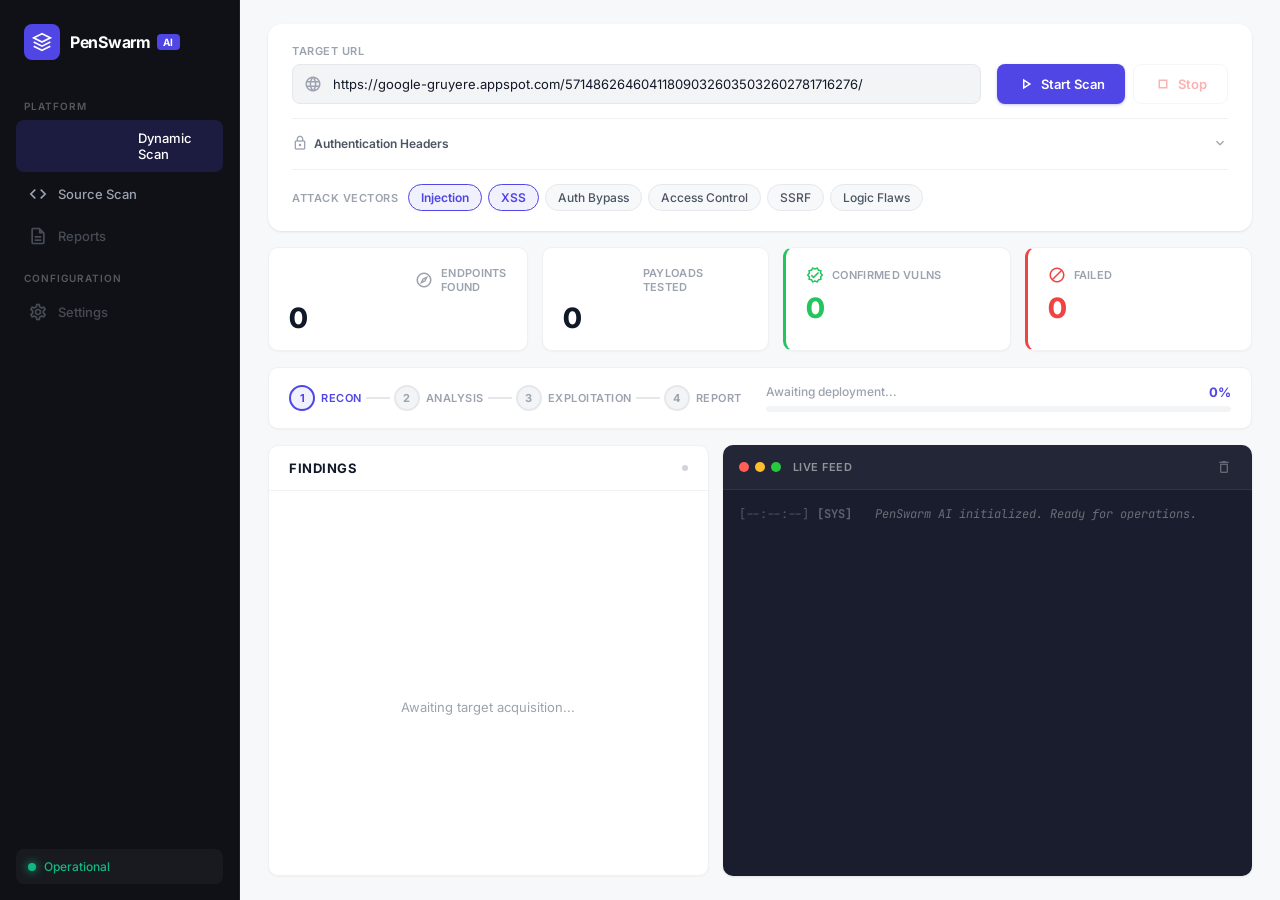
<file: static/index.html>
<!DOCTYPE html>
<html lang="en">

<head>
    <meta charset="UTF-8">
    <meta name="viewport" content="width=device-width, initial-scale=1.0">
    <meta name="description" content="PenSwarm AI — Enterprise Security Intelligence Platform">
    <title>PenSwarm AI — Security Dashboard</title>
    <link rel="preconnect" href="https://fonts.googleapis.com">
    <link rel="preconnect" href="https://fonts.gstatic.com" crossorigin>
    <link
        href="https://fonts.googleapis.com/css2?family=Inter:wght@300;400;500;600;700;800&family=JetBrains+Mono:wght@400;500;600&display=swap"
        rel="stylesheet">
    <link href="https://fonts.googleapis.com/icon?family=Material+Icons+Outlined" rel="stylesheet">
    <link rel="stylesheet" href="/static/style.css">
</head>

<body>
    <div class="app-shell">
        <!-- ===== Sidebar ===== -->
        <aside class="sidebar">
            <div class="sidebar-top">
                <div class="sidebar-brand">
                    <div class="brand-icon">
                        <svg width="24" height="24" viewBox="0 0 24 24" fill="none" stroke="currentColor"
                            stroke-width="2">
                            <polygon points="12 2 2 7 12 12 22 7 12 2" />
                            <polyline points="2 17 12 22 22 17" />
                            <polyline points="2 12 12 17 22 12" />
                        </svg>
                    </div>
                    <div class="brand-text">
                        <span class="brand-name">PenSwarm</span>
                        <span class="brand-badge">AI</span>
                    </div>
                </div>

                <div class="sidebar-section-label">Platform</div>
                <nav class="sidebar-nav">
                    <button class="nav-item active" data-tab="dynamic" id="tab-dynamic">
                        <span class="material-icons-outlined">radar</span>
                        <span>Dynamic Scan</span>
                    </button>
                    <button class="nav-item" data-tab="source" id="tab-source">
                        <span class="material-icons-outlined">code</span>
                        <span>Source Scan</span>
                    </button>
                    <button class="nav-item" disabled>
                        <span class="material-icons-outlined">description</span>
                        <span>Reports</span>
                    </button>
                </nav>

                <div class="sidebar-section-label">Configuration</div>
                <nav class="sidebar-nav">
                    <button class="nav-item" disabled>
                        <span class="material-icons-outlined">settings</span>
                        <span>Settings</span>
                    </button>
                </nav>
            </div>

            <div class="sidebar-bottom">
                <div class="sidebar-status" id="status-indicator">
                    <div class="status-dot"></div>
                    <span class="status-text" id="system-status">Operational</span>
                </div>
            </div>
        </aside>

        <!-- ===== Main Content ===== -->
        <div class="main-wrapper">
            <!-- Dynamic Scan Content -->
            <main class="main-content" id="content-dynamic">
                <!-- Top Bar: Config -->
                <div class="config-bar">
                    <div class="config-row">
                        <div class="config-input-group">
                            <label class="config-label">Target URL</label>
                            <div class="input-with-icon">
                                <span class="material-icons-outlined input-icon-el">language</span>
                                <input type="text" id="target-url" class="config-input"
                                    value="https://google-gruyere.appspot.com/571486264604118090326035032602781716276/"
                                    placeholder="https://target-domain.com">
                            </div>
                        </div>
                        <div class="config-actions">
                            <button id="launch-btn" class="btn btn-primary">
                                <span class="material-icons-outlined">play_arrow</span>
                                Start Scan
                            </button>
                            <button id="abort-btn" class="btn btn-danger-outline" disabled>
                                <span class="material-icons-outlined">stop</span>
                                Stop
                            </button>
                        </div>
                    </div>

                    <!-- Auth Headers (collapsed by default) -->
                    <details class="auth-details">
                        <summary class="auth-toggle">
                            <span class="material-icons-outlined">lock</span>
                            Authentication Headers
                            <span class="material-icons-outlined toggle-chevron">expand_more</span>
                        </summary>
                        <div class="auth-fields">
                            <div class="auth-field">
                                <label class="config-label">Session A (Primary)</label>
                                <textarea id="manual-headers" class="config-input config-textarea code-font" rows="2"
                                    placeholder="Authorization: Bearer token...&#10;Cookie: session=xyz"></textarea>
                            </div>
                            <div class="auth-field">
                                <label class="config-label">Session B (IDOR)</label>
                                <textarea id="manual-headers-b" class="config-input config-textarea code-font" rows="2"
                                    placeholder="Cookie: lower_priv_session=123"></textarea>
                            </div>
                        </div>
                    </details>

                    <!-- Modules as pills -->
                    <div class="modules-row">
                        <span class="modules-label">Attack Vectors</span>
                        <div class="module-pills">
                            <label class="module-pill active-pill" data-module="Injection">
                                <input type="checkbox" value="Injection" checked> Injection
                            </label>
                            <label class="module-pill active-pill" data-module="Cross-Site">
                                <input type="checkbox" value="Cross-Site" checked> XSS
                            </label>
                            <label class="module-pill" data-module="Broken Auth">
                                <input type="checkbox" value="Broken Auth"> Auth Bypass
                            </label>
                            <label class="module-pill" data-module="Access Control">
                                <input type="checkbox" value="Access Control"> Access Control
                            </label>
                            <label class="module-pill" data-module="Server-Side">
                                <input type="checkbox" value="Server-Side"> SSRF
                            </label>
                            <label class="module-pill" data-module="Logic Flaws">
                                <input type="checkbox" value="Logic Flaws"> Logic Flaws
                            </label>
                        </div>
                    </div>
                </div>

                <!-- Stats Row -->
                <div class="stats-row">
                    <div class="stat-card">
                        <div class="stat-card-header">
                            <span class="material-icons-outlined stat-icon">travel_explore</span>
                            <span class="stat-card-title">Endpoints Found</span>
                        </div>
                        <div class="stat-card-value" id="endpoints-count">0</div>
                    </div>
                    <div class="stat-card">
                        <div class="stat-card-header">
                            <span class="material-icons-outlined stat-icon">bolt</span>
                            <span class="stat-card-title">Payloads Tested</span>
                        </div>
                        <div class="stat-card-value" id="tests-count">0</div>
                    </div>
                    <div class="stat-card stat-card-success">
                        <div class="stat-card-header">
                            <span class="material-icons-outlined stat-icon">verified</span>
                            <span class="stat-card-title">Confirmed Vulns</span>
                        </div>
                        <div class="stat-card-value" id="verified-count">0</div>
                    </div>
                    <div class="stat-card stat-card-danger">
                        <div class="stat-card-header">
                            <span class="material-icons-outlined stat-icon">block</span>
                            <span class="stat-card-title">Failed</span>
                        </div>
                        <div class="stat-card-value" id="rejected-count">0</div>
                    </div>
                </div>

                <!-- Progress strip -->
                <div class="progress-strip">
                    <div class="progress-phases">
                        <div class="phase active" data-phase="discovery">
                            <div class="phase-dot">1</div>
                            <span>Recon</span>
                        </div>
                        <div class="phase-line"></div>
                        <div class="phase" data-phase="analysis">
                            <div class="phase-dot">2</div>
                            <span>Analysis</span>
                        </div>
                        <div class="phase-line"></div>
                        <div class="phase" data-phase="testing">
                            <div class="phase-dot">3</div>
                            <span>Exploitation</span>
                        </div>
                        <div class="phase-line"></div>
                        <div class="phase" data-phase="reporting">
                            <div class="phase-dot">4</div>
                            <span>Report</span>
                        </div>
                    </div>
                    <div class="progress-bar-container">
                        <div class="progress-info">
                            <span id="progress-label" class="progress-label">Awaiting deployment...</span>
                            <span id="progress-percent" class="progress-value">0%</span>
                        </div>
                        <div class="progress-track">
                            <div id="progress-fill" class="progress-fill">
                                <div class="progress-bar-glow"></div>
                            </div>
                        </div>
                    </div>
                </div>

                <!-- Bottom: Findings + Terminal -->
                <div class="content-bottom">
                    <div class="findings-panel">
                        <div class="panel-title-bar">
                            <h3>Findings</h3>
                            <div class="pulse-indicator"></div>
                        </div>
                        <div id="findings-list" class="findings-body custom-scrollbar">
                            <div class="finding-empty">
                                <span class="material-icons-outlined empty-icon-el">shield</span>
                                <span>Awaiting target acquisition...</span>
                            </div>
                        </div>
                    </div>

                    <div class="terminal-panel">
                        <div class="terminal-header">
                            <div class="terminal-dots">
                                <span></span><span></span><span></span>
                            </div>
                            <span class="terminal-title">Live Feed</span>
                            <button id="clear-logs" class="icon-btn" title="Clear Buffer">
                                <span class="material-icons-outlined" style="font-size:16px;">delete_outline</span>
                            </button>
                        </div>
                        <div id="log-console" class="terminal-body code-font custom-scrollbar">
                            <div class="log-entry log-system">
                                <span class="log-time">[--:--:--]</span>
                                <span class="log-badge badge-sys">[SYS]</span>
                                <span class="log-msg">PenSwarm AI initialized. Ready for operations.</span>
                            </div>
                        </div>
                    </div>
                </div>
            </main>

            <!-- Source Scan Content -->
            <main class="main-content" id="content-source" style="display: none;">
                <!-- Top Bar: Source Config -->
                <div class="config-bar">
                    <div class="config-row">
                        <div class="config-input-group">
                            <label class="config-label">GitHub Repository</label>
                            <div class="input-with-icon">
                                <span class="material-icons-outlined input-icon-el">code</span>
                                <input type="text" id="repo-url" class="config-input"
                                    placeholder="https://github.com/user/repo" value="">
                            </div>
                        </div>
                        <div class="config-actions">
                            <button id="code-scan-btn" class="btn btn-primary">
                                <span class="material-icons-outlined">play_arrow</span>
                                Scan Source
                            </button>
                            <button id="code-abort-btn" class="btn btn-danger-outline" disabled>
                                <span class="material-icons-outlined">stop</span>
                                Stop
                            </button>
                        </div>
                    </div>

                    <div class="source-info-row">
                        <div class="info-chip-group">
                            <span class="info-chip-label">Scans for:</span>
                            <span class="info-chip">SQLi</span>
                            <span class="info-chip">XSS</span>
                            <span class="info-chip">CMDi</span>
                            <span class="info-chip">Path Traversal</span>
                            <span class="info-chip">SSRF</span>
                            <span class="info-chip">Hardcoded Secrets</span>
                            <span class="info-chip">Auth Bypass</span>
                        </div>
                        <div class="info-chip-group">
                            <span class="info-chip-label">Languages:</span>
                            <span class="info-chip lang">Python</span>
                            <span class="info-chip lang">JavaScript</span>
                            <span class="info-chip lang">TypeScript</span>
                            <span class="info-chip lang">Java</span>
                            <span class="info-chip lang">Go</span>
                            <span class="info-chip lang">PHP</span>
                            <span class="info-chip lang">Rust</span>
                            <span class="info-chip lang">C/C++</span>
                        </div>
                    </div>
                </div>

                <!-- Source Stats Row -->
                <div class="stats-row">
                    <div class="stat-card">
                        <div class="stat-card-header">
                            <span class="material-icons-outlined stat-icon">description</span>
                            <span class="stat-card-title">Files Scanned</span>
                        </div>
                        <div class="stat-card-value" id="cs-files-count">0</div>
                    </div>
                    <div class="stat-card stat-card-critical">
                        <div class="stat-card-header">
                            <span class="material-icons-outlined stat-icon">error</span>
                            <span class="stat-card-title">Critical</span>
                        </div>
                        <div class="stat-card-value" id="cs-critical-count">0</div>
                    </div>
                    <div class="stat-card stat-card-high">
                        <div class="stat-card-header">
                            <span class="material-icons-outlined stat-icon">warning</span>
                            <span class="stat-card-title">High</span>
                        </div>
                        <div class="stat-card-value" id="cs-high-count">0</div>
                    </div>
                    <div class="stat-card stat-card-medium">
                        <div class="stat-card-header">
                            <span class="material-icons-outlined stat-icon">info</span>
                            <span class="stat-card-title">Medium</span>
                        </div>
                        <div class="stat-card-value" id="cs-medium-count">0</div>
                    </div>
                </div>

                <!-- Source Progress -->
                <div class="progress-strip">
                    <div class="progress-phases">
                        <div class="phase active" id="cs-phase-clone">
                            <div class="phase-dot">1</div>
                            <span>Clone</span>
                        </div>
                        <div class="phase-line"></div>
                        <div class="phase" id="cs-phase-discover">
                            <div class="phase-dot">2</div>
                            <span>Discover</span>
                        </div>
                        <div class="phase-line"></div>
                        <div class="phase" id="cs-phase-analyze">
                            <div class="phase-dot">3</div>
                            <span>Analyze</span>
                        </div>
                        <div class="phase-line"></div>
                        <div class="phase" id="cs-phase-complete">
                            <div class="phase-dot">4</div>
                            <span>Complete</span>
                        </div>
                    </div>
                    <div class="progress-bar-container">
                        <div class="progress-info">
                            <span id="cs-progress-label" class="progress-label">Ready to scan...</span>
                            <span id="cs-progress-percent" class="progress-value">0%</span>
                        </div>
                        <div class="progress-track">
                            <div id="cs-progress-fill" class="progress-fill">
                                <div class="progress-bar-glow"></div>
                            </div>
                        </div>
                    </div>
                </div>

                <!-- Bottom: Findings + Terminal -->
                <div class="content-bottom">
                    <div class="findings-panel">
                        <div class="panel-title-bar">
                            <h3>Source Vulnerabilities</h3>
                            <div class="pulse-indicator"></div>
                        </div>
                        <div id="code-findings-list" class="findings-body custom-scrollbar">
                            <div class="finding-empty">
                                <span class="material-icons-outlined empty-icon-el">code</span>
                                <span>Paste a GitHub repo URL and click Scan...</span>
                            </div>
                        </div>
                    </div>

                    <div class="terminal-panel">
                        <div class="terminal-header">
                            <div class="terminal-dots">
                                <span></span><span></span><span></span>
                            </div>
                            <span class="terminal-title">Source Scanner Console</span>
                            <button id="clear-code-logs" class="icon-btn" title="Clear Buffer">
                                <span class="material-icons-outlined" style="font-size:16px;">delete_outline</span>
                            </button>
                        </div>
                        <div id="code-log-console" class="terminal-body code-font custom-scrollbar">
                            <div class="log-entry log-system">
                                <span class="log-time">[--:--:--]</span>
                                <span class="log-badge badge-sys">[SYS]</span>
                                <span class="log-msg">Source scanner ready. Paste a GitHub URL to begin.</span>
                            </div>
                        </div>
                    </div>
                </div>
            </main>
        </div>
    </div>

    <script src="/static/script.js"></script>
</body>

</html>
</file>
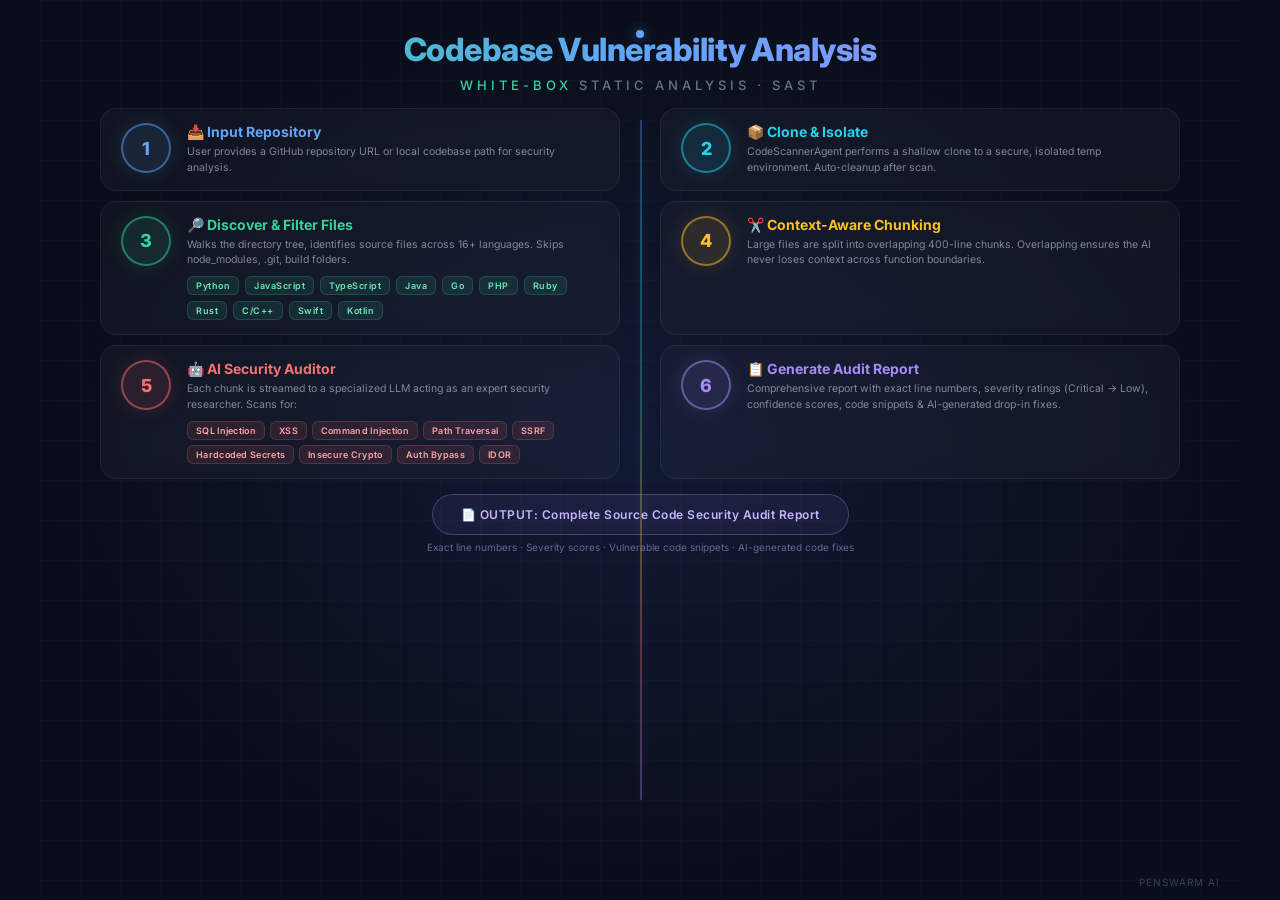
<file: codebase_infographic.html>
<!DOCTYPE html>
<html lang="en">

<head>
    <meta charset="UTF-8">
    <meta name="viewport" content="width=device-width, initial-scale=1.0">
    <title>PenSwarm — Codebase Vulnerability Analysis</title>
    <link href="https://fonts.googleapis.com/css2?family=Inter:wght@300;400;500;600;700;800;900&display=swap"
        rel="stylesheet">
    <style>
        * {
            margin: 0;
            padding: 0;
            box-sizing: border-box;
        }

        body {
            font-family: 'Inter', sans-serif;
            background: #0a0e1a;
            color: #e0e6f0;
            display: flex;
            align-items: center;
            justify-content: center;
            min-height: 100vh;
            overflow: hidden;
        }

        .infographic {
            width: 1200px;
            height: 900px;
            position: relative;
            background: radial-gradient(ellipse at center, #111832 0%, #0a0e1a 70%);
            overflow: hidden;
            padding: 30px 60px;
        }

        .infographic::before {
            content: '';
            position: absolute;
            inset: 0;
            background-image:
                linear-gradient(rgba(100, 140, 255, 0.03) 1px, transparent 1px),
                linear-gradient(90deg, rgba(100, 140, 255, 0.03) 1px, transparent 1px);
            background-size: 40px 40px;
            pointer-events: none;
        }

        .title-area {
            text-align: center;
            position: relative;
            z-index: 10;
            margin-bottom: 15px;
        }

        .title-area h1 {
            font-size: 32px;
            font-weight: 800;
            background: linear-gradient(135deg, #34d399, #60a5fa, #a78bfa);
            -webkit-background-clip: text;
            -webkit-text-fill-color: transparent;
            letter-spacing: -0.5px;
        }

        .subtitle {
            margin-top: 8px;
            font-size: 13px;
            font-weight: 500;
            letter-spacing: 4px;
            text-transform: uppercase;
            color: rgba(160, 180, 220, 0.6);
        }

        .subtitle span {
            color: #34d399;
        }

        /* Pipeline */
        .pipeline {
            position: relative;
            z-index: 10;
            display: flex;
            flex-direction: column;
            gap: 0;
            margin-top: 10px;
        }

        .step-row {
            display: flex;
            align-items: center;
            gap: 30px;
            position: relative;
        }

        .step-row.reverse {
            flex-direction: row-reverse;
        }

        /* The vertical connector line between steps */
        .connector {
            display: flex;
            justify-content: center;
            padding: 0 0 0 50px;
        }

        .connector.right {
            padding: 0 0 0 0;
            justify-content: flex-end;
            padding-right: 50px;
        }

        .connector svg {
            display: block;
        }

        /* Step number circle */
        .step-number {
            width: 64px;
            height: 64px;
            min-width: 64px;
            border-radius: 50%;
            display: flex;
            align-items: center;
            justify-content: center;
            font-size: 22px;
            font-weight: 800;
            border: 2px solid;
            position: relative;
        }

        /* Step content */
        .step-content {
            flex: 1;
            padding: 16px 24px;
            border-radius: 16px;
            background: rgba(255, 255, 255, 0.03);
            border: 1px solid rgba(255, 255, 255, 0.06);
            backdrop-filter: blur(10px);
            max-width: 460px;
        }

        .step-title {
            font-size: 15px;
            font-weight: 700;
            margin-bottom: 5px;
        }

        .step-desc {
            font-size: 11px;
            color: rgba(200, 210, 230, 0.6);
            line-height: 1.5;
        }

        .step-icon {
            font-size: 28px;
            margin-bottom: 4px;
        }

        /* Color themes for steps */
        .step-1 .step-number {
            background: rgba(96, 165, 250, 0.1);
            border-color: rgba(96, 165, 250, 0.5);
            color: #60a5fa;
            box-shadow: 0 0 20px rgba(96, 165, 250, 0.15);
        }

        .step-1 .step-title {
            color: #60a5fa;
        }

        .step-2 .step-number {
            background: rgba(34, 211, 238, 0.1);
            border-color: rgba(34, 211, 238, 0.5);
            color: #22d3ee;
            box-shadow: 0 0 20px rgba(34, 211, 238, 0.15);
        }

        .step-2 .step-title {
            color: #22d3ee;
        }

        .step-3 .step-number {
            background: rgba(52, 211, 153, 0.1);
            border-color: rgba(52, 211, 153, 0.5);
            color: #34d399;
            box-shadow: 0 0 20px rgba(52, 211, 153, 0.15);
        }

        .step-3 .step-title {
            color: #34d399;
        }

        .step-4 .step-number {
            background: rgba(251, 191, 36, 0.1);
            border-color: rgba(251, 191, 36, 0.5);
            color: #fbbf24;
            box-shadow: 0 0 20px rgba(251, 191, 36, 0.15);
        }

        .step-4 .step-title {
            color: #fbbf24;
        }

        .step-5 .step-number {
            background: rgba(248, 113, 113, 0.1);
            border-color: rgba(248, 113, 113, 0.5);
            color: #f87171;
            box-shadow: 0 0 20px rgba(248, 113, 113, 0.15);
        }

        .step-5 .step-title {
            color: #f87171;
        }

        .step-6 .step-number {
            background: rgba(167, 139, 250, 0.1);
            border-color: rgba(167, 139, 250, 0.5);
            color: #a78bfa;
            box-shadow: 0 0 20px rgba(167, 139, 250, 0.15);
        }

        .step-6 .step-title {
            color: #a78bfa;
        }

        /* Language badges */
        .lang-badges {
            display: flex;
            gap: 6px;
            flex-wrap: wrap;
            margin-top: 8px;
        }

        .lang-badge {
            padding: 3px 8px;
            border-radius: 6px;
            font-size: 9px;
            font-weight: 600;
            background: rgba(52, 211, 153, 0.1);
            border: 1px solid rgba(52, 211, 153, 0.2);
            color: #6ee7b7;
            letter-spacing: 0.5px;
        }

        /* Vulnerability type tags */
        .vuln-tags {
            display: flex;
            gap: 5px;
            flex-wrap: wrap;
            margin-top: 8px;
        }

        .vuln-tag {
            padding: 3px 8px;
            border-radius: 6px;
            font-size: 9px;
            font-weight: 600;
            background: rgba(248, 113, 113, 0.1);
            border: 1px solid rgba(248, 113, 113, 0.2);
            color: #fca5a5;
            letter-spacing: 0.3px;
        }

        /* Output section */
        .output-section {
            text-align: center;
            margin-top: 15px;
            position: relative;
            z-index: 10;
        }

        .output-badge {
            display: inline-flex;
            align-items: center;
            gap: 10px;
            padding: 12px 28px;
            border-radius: 30px;
            background: rgba(167, 139, 250, 0.08);
            border: 1px solid rgba(167, 139, 250, 0.3);
            font-size: 12px;
            font-weight: 600;
            color: #c4b5fd;
            letter-spacing: 0.5px;
        }

        .output-detail {
            margin-top: 6px;
            font-size: 10px;
            color: rgba(196, 181, 253, 0.5);
        }

        /* Layout: 2-column zigzag */
        .zigzag {
            display: grid;
            grid-template-columns: 1fr 1fr;
            gap: 10px 40px;
            position: relative;
            z-index: 10;
        }

        .zigzag-step {
            display: flex;
            align-items: flex-start;
            gap: 16px;
            padding: 14px 20px;
            border-radius: 16px;
            background: rgba(255, 255, 255, 0.03);
            border: 1px solid rgba(255, 255, 255, 0.06);
            backdrop-filter: blur(10px);
            transition: border-color 0.3s, box-shadow 0.3s;
        }

        .zigzag-step:hover {
            border-color: rgba(255, 255, 255, 0.12);
            box-shadow: 0 4px 30px rgba(0, 0, 0, 0.3);
        }

        .zigzag-step .step-number {
            width: 50px;
            height: 50px;
            min-width: 50px;
            font-size: 18px;
        }

        .zigzag-step .step-info {
            flex: 1;
        }

        .zigzag-step .step-title {
            font-size: 14px;
            margin-bottom: 4px;
        }

        .zigzag-step .step-desc {
            font-size: 10.5px;
        }

        /* Arrow connectors between grid cells */
        .grid-arrow {
            position: absolute;
            z-index: 15;
            color: rgba(160, 180, 220, 0.2);
            font-size: 20px;
        }

        .brand {
            position: absolute;
            bottom: 12px;
            right: 20px;
            font-size: 10px;
            color: rgba(160, 180, 220, 0.3);
            letter-spacing: 1px;
            z-index: 10;
        }

        /* Center connector line */
        .center-line {
            position: absolute;
            left: 50%;
            top: 120px;
            bottom: 100px;
            width: 2px;
            background: linear-gradient(to bottom,
                    rgba(96, 165, 250, 0.3),
                    rgba(34, 211, 238, 0.3),
                    rgba(52, 211, 153, 0.3),
                    rgba(251, 191, 36, 0.3),
                    rgba(248, 113, 113, 0.3),
                    rgba(167, 139, 250, 0.3));
            z-index: 4;
        }

        .center-line::after {
            content: '';
            position: absolute;
            top: 0;
            left: -3px;
            width: 8px;
            height: 100%;
            background: linear-gradient(to bottom,
                    rgba(96, 165, 250, 0.05),
                    rgba(167, 139, 250, 0.05));
            filter: blur(4px);
        }

        /* Animated dot on center line */
        .traveling-dot {
            position: absolute;
            left: 50%;
            transform: translateX(-50%);
            width: 8px;
            height: 8px;
            border-radius: 50%;
            background: #60a5fa;
            box-shadow: 0 0 12px rgba(96, 165, 250, 0.6);
            z-index: 6;
            animation: travel-down 5s ease-in-out infinite;
        }

        @keyframes travel-down {
            0% {
                top: 120px;
                background: #60a5fa;
                box-shadow: 0 0 12px rgba(96, 165, 250, 0.6);
            }

            20% {
                background: #22d3ee;
                box-shadow: 0 0 12px rgba(34, 211, 238, 0.6);
            }

            40% {
                background: #34d399;
                box-shadow: 0 0 12px rgba(52, 211, 153, 0.6);
            }

            60% {
                background: #fbbf24;
                box-shadow: 0 0 12px rgba(251, 191, 36, 0.6);
            }

            80% {
                background: #f87171;
                box-shadow: 0 0 12px rgba(248, 113, 113, 0.6);
            }

            100% {
                top: calc(100% - 100px);
                background: #a78bfa;
                box-shadow: 0 0 12px rgba(167, 139, 250, 0.6);
            }
        }
    </style>
</head>

<body>

    <div class="infographic">
        <div class="center-line"></div>
        <div class="traveling-dot"></div>

        <!-- Title -->
        <div class="title-area">
            <h1>Codebase Vulnerability Analysis</h1>
            <div class="subtitle"><span>White-Box</span> Static Analysis · SAST</div>
        </div>

        <!-- 2-Column Zigzag Grid -->
        <div class="zigzag">

            <!-- Step 1: Left -->
            <div class="zigzag-step step-1">
                <div class="step-number">1</div>
                <div class="step-info">
                    <div class="step-title">📥 Input Repository</div>
                    <div class="step-desc">User provides a GitHub repository URL or local codebase path for security
                        analysis.</div>
                </div>
            </div>

            <!-- Step 2: Right -->
            <div class="zigzag-step step-2">
                <div class="step-number">2</div>
                <div class="step-info">
                    <div class="step-title">📦 Clone & Isolate</div>
                    <div class="step-desc">CodeScannerAgent performs a shallow clone to a secure, isolated temp
                        environment. Auto-cleanup after scan.</div>
                </div>
            </div>

            <!-- Step 3: Left -->
            <div class="zigzag-step step-3">
                <div class="step-number">3</div>
                <div class="step-info">
                    <div class="step-title">🔎 Discover & Filter Files</div>
                    <div class="step-desc">Walks the directory tree, identifies source files across 16+ languages. Skips
                        node_modules, .git, build folders.</div>
                    <div class="lang-badges">
                        <span class="lang-badge">Python</span>
                        <span class="lang-badge">JavaScript</span>
                        <span class="lang-badge">TypeScript</span>
                        <span class="lang-badge">Java</span>
                        <span class="lang-badge">Go</span>
                        <span class="lang-badge">PHP</span>
                        <span class="lang-badge">Ruby</span>
                        <span class="lang-badge">Rust</span>
                        <span class="lang-badge">C/C++</span>
                        <span class="lang-badge">Swift</span>
                        <span class="lang-badge">Kotlin</span>
                    </div>
                </div>
            </div>

            <!-- Step 4: Right -->
            <div class="zigzag-step step-4">
                <div class="step-number">4</div>
                <div class="step-info">
                    <div class="step-title">✂️ Context-Aware Chunking</div>
                    <div class="step-desc">Large files are split into overlapping 400-line chunks. Overlapping ensures
                        the AI never loses context across function boundaries.</div>
                </div>
            </div>

            <!-- Step 5: Left -->
            <div class="zigzag-step step-5">
                <div class="step-number">5</div>
                <div class="step-info">
                    <div class="step-title">🤖 AI Security Auditor</div>
                    <div class="step-desc">Each chunk is streamed to a specialized LLM acting as an expert security
                        researcher. Scans for:</div>
                    <div class="vuln-tags">
                        <span class="vuln-tag">SQL Injection</span>
                        <span class="vuln-tag">XSS</span>
                        <span class="vuln-tag">Command Injection</span>
                        <span class="vuln-tag">Path Traversal</span>
                        <span class="vuln-tag">SSRF</span>
                        <span class="vuln-tag">Hardcoded Secrets</span>
                        <span class="vuln-tag">Insecure Crypto</span>
                        <span class="vuln-tag">Auth Bypass</span>
                        <span class="vuln-tag">IDOR</span>
                    </div>
                </div>
            </div>

            <!-- Step 6: Right -->
            <div class="zigzag-step step-6">
                <div class="step-number">6</div>
                <div class="step-info">
                    <div class="step-title">📋 Generate Audit Report</div>
                    <div class="step-desc">Comprehensive report with exact line numbers, severity ratings (Critical →
                        Low), confidence scores, code snippets & AI-generated drop-in fixes.</div>
                </div>
            </div>

        </div>

        <!-- Output -->
        <div class="output-section">
            <div class="output-badge">
                📄 OUTPUT: Complete Source Code Security Audit Report
            </div>
            <div class="output-detail">Exact line numbers · Severity scores · Vulnerable code snippets · AI-generated
                code fixes</div>
        </div>

        <div class="brand">PENSWARM AI</div>
    </div>

</body>

</html>
</file>
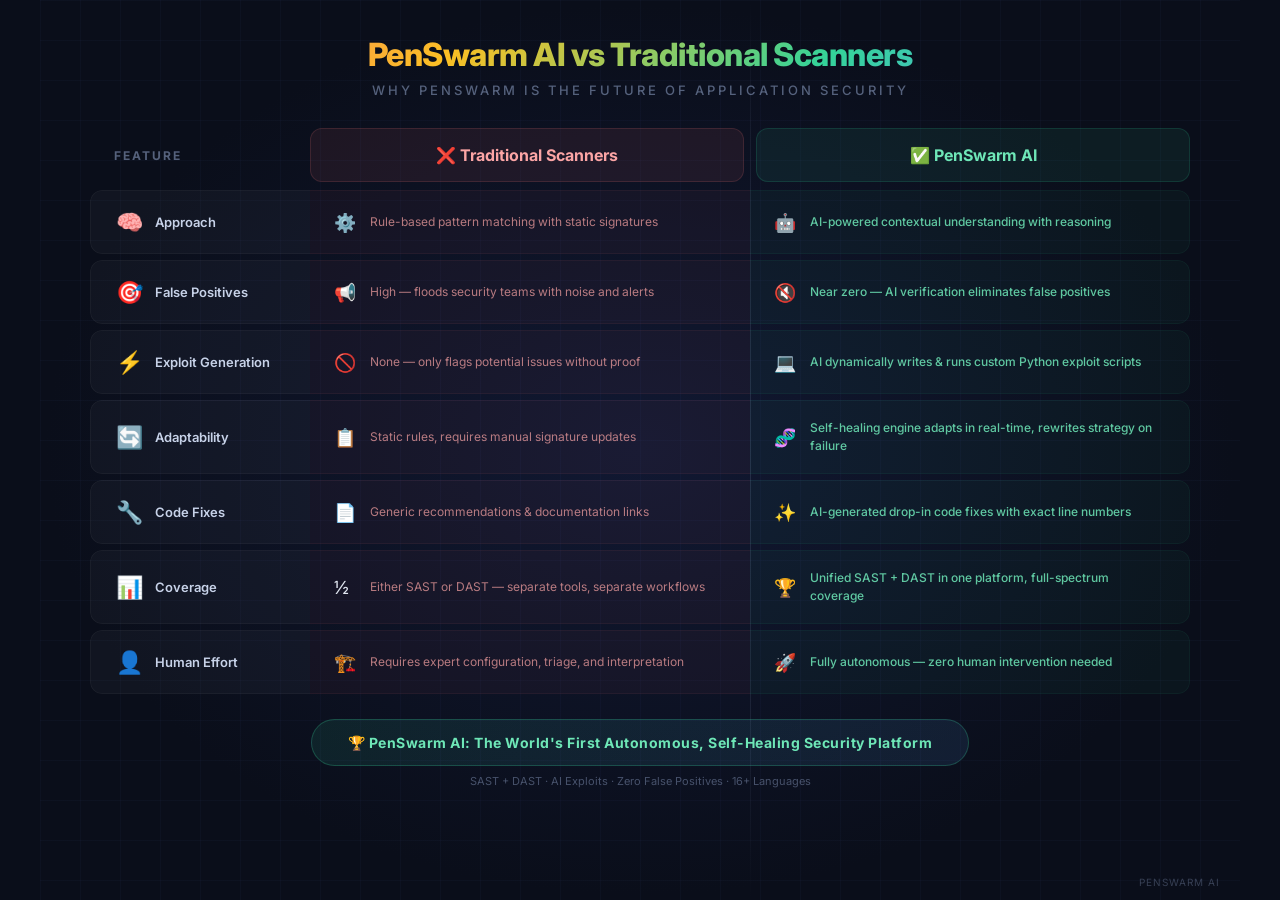
<file: comparison_infographic.html>
<!DOCTYPE html>
<html lang="en">

<head>
    <meta charset="UTF-8">
    <meta name="viewport" content="width=device-width, initial-scale=1.0">
    <title>PenSwarm vs Traditional Scanners</title>
    <link href="https://fonts.googleapis.com/css2?family=Inter:wght@300;400;500;600;700;800;900&display=swap"
        rel="stylesheet">
    <style>
        * {
            margin: 0;
            padding: 0;
            box-sizing: border-box;
        }

        body {
            font-family: 'Inter', sans-serif;
            background: #0a0e1a;
            color: #e0e6f0;
            display: flex;
            align-items: center;
            justify-content: center;
            min-height: 100vh;
            overflow: hidden;
        }

        .infographic {
            width: 1200px;
            height: 900px;
            position: relative;
            background: radial-gradient(ellipse at center, #111832 0%, #0a0e1a 70%);
            overflow: hidden;
            padding: 35px 50px;
        }

        .infographic::before {
            content: '';
            position: absolute;
            inset: 0;
            background-image:
                linear-gradient(rgba(100, 140, 255, 0.03) 1px, transparent 1px),
                linear-gradient(90deg, rgba(100, 140, 255, 0.03) 1px, transparent 1px);
            background-size: 40px 40px;
            pointer-events: none;
        }

        .title-area {
            text-align: center;
            position: relative;
            z-index: 10;
            margin-bottom: 30px;
        }

        .title-area h1 {
            font-size: 32px;
            font-weight: 800;
            background: linear-gradient(135deg, #f87171, #fbbf24, #34d399, #60a5fa);
            -webkit-background-clip: text;
            -webkit-text-fill-color: transparent;
            letter-spacing: -0.5px;
        }

        .subtitle {
            margin-top: 8px;
            font-size: 13px;
            font-weight: 500;
            letter-spacing: 3px;
            text-transform: uppercase;
            color: rgba(160, 180, 220, 0.5);
        }

        /* Comparison table */
        .comparison {
            position: relative;
            z-index: 10;
            width: 100%;
        }

        .comp-header {
            display: grid;
            grid-template-columns: 220px 1fr 1fr;
            gap: 0;
            margin-bottom: 8px;
        }

        .comp-header-cell {
            padding: 16px 24px;
            text-align: center;
            font-weight: 700;
            font-size: 16px;
            border-radius: 12px;
        }

        .comp-header-cell.feature-header {
            text-align: left;
            color: rgba(160, 180, 220, 0.5);
            font-size: 12px;
            letter-spacing: 2px;
            text-transform: uppercase;
            display: flex;
            align-items: center;
        }

        .comp-header-cell.traditional {
            background: rgba(248, 113, 113, 0.08);
            border: 1px solid rgba(248, 113, 113, 0.15);
            color: #fca5a5;
            margin-right: 6px;
        }

        .comp-header-cell.penswarm {
            background: rgba(52, 211, 153, 0.08);
            border: 1px solid rgba(52, 211, 153, 0.15);
            color: #6ee7b7;
            margin-left: 6px;
        }

        .comp-row {
            display: grid;
            grid-template-columns: 220px 1fr 1fr;
            gap: 0;
            margin-bottom: 6px;
            border-radius: 12px;
            overflow: hidden;
            transition: transform 0.2s;
        }

        .comp-row:hover {
            transform: scale(1.01);
        }

        .comp-cell {
            padding: 18px 24px;
            display: flex;
            align-items: center;
            gap: 12px;
        }

        .comp-cell.feature {
            background: rgba(255, 255, 255, 0.03);
            border: 1px solid rgba(255, 255, 255, 0.04);
            border-right: none;
            border-radius: 12px 0 0 12px;
        }

        .comp-cell.traditional {
            background: rgba(248, 113, 113, 0.04);
            border: 1px solid rgba(248, 113, 113, 0.06);
            border-left: none;
            border-right: none;
        }

        .comp-cell.penswarm {
            background: rgba(52, 211, 153, 0.04);
            border: 1px solid rgba(52, 211, 153, 0.06);
            border-left: none;
            border-radius: 0 12px 12px 0;
        }

        .feature-icon {
            font-size: 22px;
            min-width: 28px;
            text-align: center;
        }

        .feature-name {
            font-size: 13px;
            font-weight: 600;
            color: #c7d2e8;
        }

        .cell-content {
            font-size: 12px;
            line-height: 1.5;
        }

        .comp-cell.traditional .cell-content {
            color: rgba(252, 165, 165, 0.7);
        }

        .comp-cell.penswarm .cell-content {
            color: rgba(110, 231, 183, 0.85);
            font-weight: 500;
        }

        .status-icon {
            font-size: 18px;
            min-width: 24px;
        }

        /* Verdict section */
        .verdict {
            text-align: center;
            margin-top: 25px;
            position: relative;
            z-index: 10;
        }

        .verdict-badge {
            display: inline-flex;
            align-items: center;
            gap: 12px;
            padding: 14px 36px;
            border-radius: 30px;
            background: linear-gradient(135deg, rgba(52, 211, 153, 0.1), rgba(96, 165, 250, 0.1));
            border: 1px solid rgba(52, 211, 153, 0.25);
            font-size: 14px;
            font-weight: 700;
            color: #6ee7b7;
            letter-spacing: 0.5px;
        }

        .verdict-sub {
            margin-top: 8px;
            font-size: 11px;
            color: rgba(160, 180, 220, 0.4);
        }

        .brand {
            position: absolute;
            bottom: 12px;
            right: 20px;
            font-size: 10px;
            color: rgba(160, 180, 220, 0.3);
            letter-spacing: 1px;
            z-index: 10;
        }

        /* Subtle animated gradient line */
        .divider-line {
            position: absolute;
            top: 0;
            bottom: 0;
            left: calc(220px + ((100% - 100px - 220px) / 2) + 50px);
            width: 1px;
            background: linear-gradient(to bottom,
                    transparent,
                    rgba(160, 180, 220, 0.1) 20%,
                    rgba(160, 180, 220, 0.15) 50%,
                    rgba(160, 180, 220, 0.1) 80%,
                    transparent);
            z-index: 3;
        }
    </style>
</head>

<body>

    <div class="infographic">
        <div class="divider-line"></div>

        <!-- Title -->
        <div class="title-area">
            <h1>PenSwarm AI vs Traditional Scanners</h1>
            <div class="subtitle">Why PenSwarm is the Future of Application Security</div>
        </div>

        <!-- Comparison Header -->
        <div class="comparison">
            <div class="comp-header">
                <div class="comp-header-cell feature-header">Feature</div>
                <div class="comp-header-cell traditional">❌ Traditional Scanners</div>
                <div class="comp-header-cell penswarm">✅ PenSwarm AI</div>
            </div>

            <!-- Row 1 -->
            <div class="comp-row">
                <div class="comp-cell feature">
                    <span class="feature-icon">🧠</span>
                    <span class="feature-name">Approach</span>
                </div>
                <div class="comp-cell traditional">
                    <span class="status-icon">⚙️</span>
                    <span class="cell-content">Rule-based pattern matching with static signatures</span>
                </div>
                <div class="comp-cell penswarm">
                    <span class="status-icon">🤖</span>
                    <span class="cell-content">AI-powered contextual understanding with reasoning</span>
                </div>
            </div>

            <!-- Row 2 -->
            <div class="comp-row">
                <div class="comp-cell feature">
                    <span class="feature-icon">🎯</span>
                    <span class="feature-name">False Positives</span>
                </div>
                <div class="comp-cell traditional">
                    <span class="status-icon">📢</span>
                    <span class="cell-content">High — floods security teams with noise and alerts</span>
                </div>
                <div class="comp-cell penswarm">
                    <span class="status-icon">🔇</span>
                    <span class="cell-content">Near zero — AI verification eliminates false positives</span>
                </div>
            </div>

            <!-- Row 3 -->
            <div class="comp-row">
                <div class="comp-cell feature">
                    <span class="feature-icon">⚡</span>
                    <span class="feature-name">Exploit Generation</span>
                </div>
                <div class="comp-cell traditional">
                    <span class="status-icon">🚫</span>
                    <span class="cell-content">None — only flags potential issues without proof</span>
                </div>
                <div class="comp-cell penswarm">
                    <span class="status-icon">💻</span>
                    <span class="cell-content">AI dynamically writes & runs custom Python exploit scripts</span>
                </div>
            </div>

            <!-- Row 4 -->
            <div class="comp-row">
                <div class="comp-cell feature">
                    <span class="feature-icon">🔄</span>
                    <span class="feature-name">Adaptability</span>
                </div>
                <div class="comp-cell traditional">
                    <span class="status-icon">📋</span>
                    <span class="cell-content">Static rules, requires manual signature updates</span>
                </div>
                <div class="comp-cell penswarm">
                    <span class="status-icon">🧬</span>
                    <span class="cell-content">Self-healing engine adapts in real-time, rewrites strategy on
                        failure</span>
                </div>
            </div>

            <!-- Row 5 -->
            <div class="comp-row">
                <div class="comp-cell feature">
                    <span class="feature-icon">🔧</span>
                    <span class="feature-name">Code Fixes</span>
                </div>
                <div class="comp-cell traditional">
                    <span class="status-icon">📄</span>
                    <span class="cell-content">Generic recommendations & documentation links</span>
                </div>
                <div class="comp-cell penswarm">
                    <span class="status-icon">✨</span>
                    <span class="cell-content">AI-generated drop-in code fixes with exact line numbers</span>
                </div>
            </div>

            <!-- Row 6 -->
            <div class="comp-row">
                <div class="comp-cell feature">
                    <span class="feature-icon">📊</span>
                    <span class="feature-name">Coverage</span>
                </div>
                <div class="comp-cell traditional">
                    <span class="status-icon">½</span>
                    <span class="cell-content">Either SAST or DAST — separate tools, separate workflows</span>
                </div>
                <div class="comp-cell penswarm">
                    <span class="status-icon">🏆</span>
                    <span class="cell-content">Unified SAST + DAST in one platform, full-spectrum coverage</span>
                </div>
            </div>

            <!-- Row 7 -->
            <div class="comp-row">
                <div class="comp-cell feature">
                    <span class="feature-icon">👤</span>
                    <span class="feature-name">Human Effort</span>
                </div>
                <div class="comp-cell traditional">
                    <span class="status-icon">🏗️</span>
                    <span class="cell-content">Requires expert configuration, triage, and interpretation</span>
                </div>
                <div class="comp-cell penswarm">
                    <span class="status-icon">🚀</span>
                    <span class="cell-content">Fully autonomous — zero human intervention needed</span>
                </div>
            </div>
        </div>

        <!-- Verdict -->
        <div class="verdict">
            <div class="verdict-badge">
                🏆 PenSwarm AI: The World's First Autonomous, Self-Healing Security Platform
            </div>
            <div class="verdict-sub">SAST + DAST · AI Exploits · Zero False Positives · 16+ Languages</div>
        </div>

        <div class="brand">PENSWARM AI</div>
    </div>

</body>

</html>
</file>
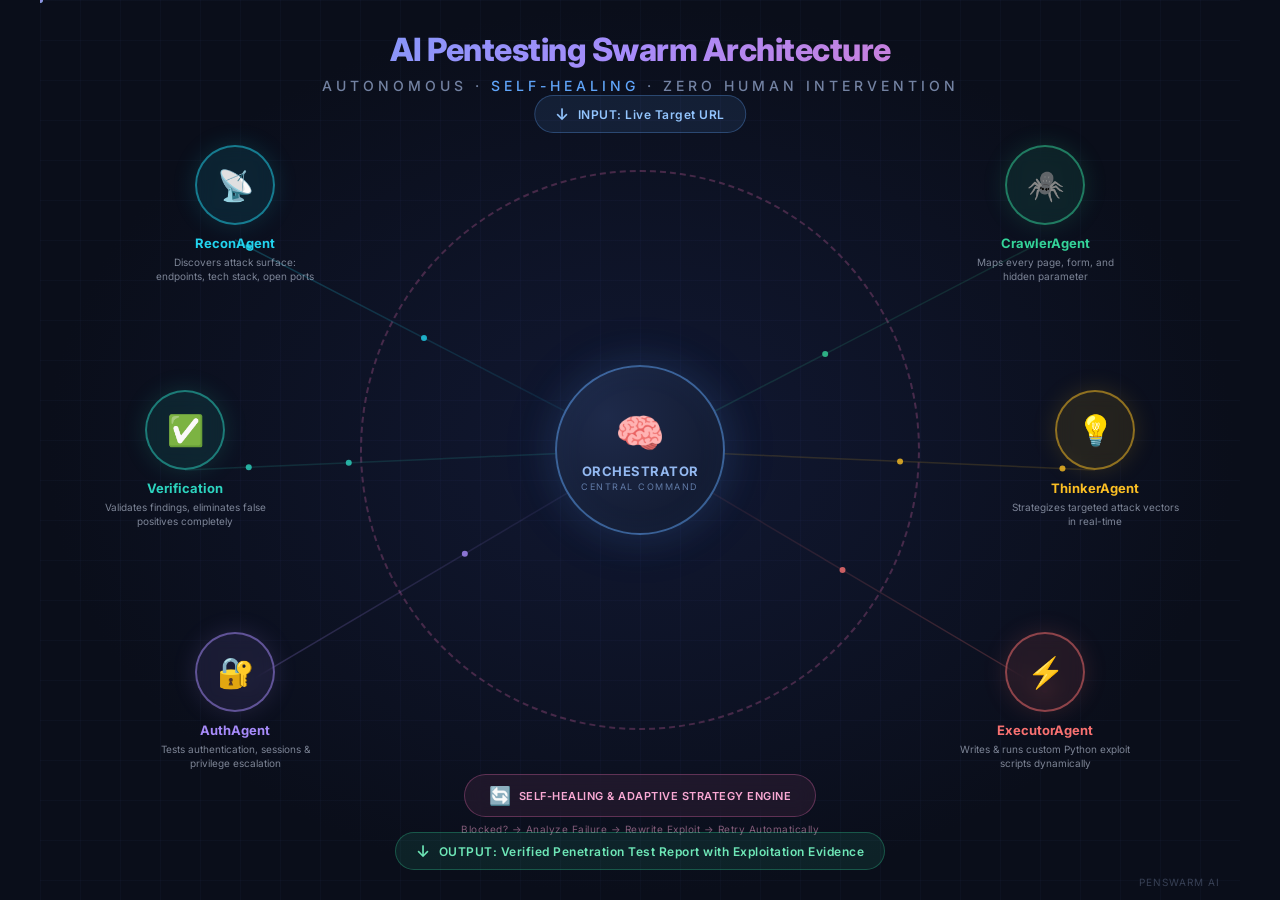
<file: swarm_infographic.html>
<!DOCTYPE html>
<html lang="en">

<head>
    <meta charset="UTF-8">
    <meta name="viewport" content="width=device-width, initial-scale=1.0">
    <title>PenSwarm — AI Pentesting Swarm Architecture</title>
    <link href="https://fonts.googleapis.com/css2?family=Inter:wght@300;400;500;600;700;800;900&display=swap"
        rel="stylesheet">
    <style>
        * {
            margin: 0;
            padding: 0;
            box-sizing: border-box;
        }

        body {
            font-family: 'Inter', sans-serif;
            background: #0a0e1a;
            color: #e0e6f0;
            display: flex;
            align-items: center;
            justify-content: center;
            min-height: 100vh;
            overflow: hidden;
        }

        .infographic {
            width: 1200px;
            height: 900px;
            position: relative;
            background: radial-gradient(ellipse at center, #111832 0%, #0a0e1a 70%);
            overflow: hidden;
        }

        /* Subtle grid background */
        .infographic::before {
            content: '';
            position: absolute;
            inset: 0;
            background-image:
                linear-gradient(rgba(100, 140, 255, 0.03) 1px, transparent 1px),
                linear-gradient(90deg, rgba(100, 140, 255, 0.03) 1px, transparent 1px);
            background-size: 40px 40px;
            pointer-events: none;
        }

        /* Title area */
        .title-area {
            text-align: center;
            padding-top: 30px;
            position: relative;
            z-index: 10;
        }

        .title-area h1 {
            font-size: 32px;
            font-weight: 800;
            background: linear-gradient(135deg, #60a5fa, #a78bfa, #f472b6);
            -webkit-background-clip: text;
            -webkit-text-fill-color: transparent;
            letter-spacing: -0.5px;
        }

        .subtitle {
            margin-top: 8px;
            font-size: 14px;
            font-weight: 500;
            letter-spacing: 4px;
            text-transform: uppercase;
            color: rgba(160, 180, 220, 0.7);
        }

        .subtitle span {
            color: #60a5fa;
        }

        /* Hub area — center of the diagram */
        .hub-container {
            position: absolute;
            top: 50%;
            left: 50%;
            transform: translate(-50%, -50%);
            z-index: 10;
        }

        /* SVG connections layer */
        .connections-layer {
            position: absolute;
            inset: 0;
            z-index: 5;
        }

        /* Center orchestrator */
        .orchestrator {
            width: 170px;
            height: 170px;
            border-radius: 50%;
            background: radial-gradient(circle at 30% 30%, #1e2a4a, #0f1629);
            border: 2px solid rgba(96, 165, 250, 0.5);
            display: flex;
            flex-direction: column;
            align-items: center;
            justify-content: center;
            box-shadow:
                0 0 40px rgba(96, 165, 250, 0.15),
                0 0 80px rgba(96, 165, 250, 0.05),
                inset 0 0 30px rgba(96, 165, 250, 0.05);
            position: relative;
            animation: pulse-glow 3s ease-in-out infinite;
        }

        @keyframes pulse-glow {

            0%,
            100% {
                box-shadow: 0 0 40px rgba(96, 165, 250, 0.15), 0 0 80px rgba(96, 165, 250, 0.05);
            }

            50% {
                box-shadow: 0 0 60px rgba(96, 165, 250, 0.25), 0 0 100px rgba(96, 165, 250, 0.1);
            }
        }

        .orchestrator .icon {
            font-size: 40px;
            margin-bottom: 6px;
        }

        .orchestrator .label {
            font-size: 13px;
            font-weight: 700;
            text-align: center;
            color: #93b8f0;
            letter-spacing: 0.5px;
        }

        .orchestrator .sublabel {
            font-size: 9px;
            color: rgba(147, 184, 240, 0.6);
            text-transform: uppercase;
            letter-spacing: 1.5px;
            margin-top: 2px;
        }

        /* Agent nodes */
        .agent {
            position: absolute;
            width: 190px;
            text-align: center;
            z-index: 10;
        }

        .agent-circle {
            width: 80px;
            height: 80px;
            border-radius: 50%;
            margin: 0 auto 10px;
            display: flex;
            align-items: center;
            justify-content: center;
            font-size: 30px;
            border: 2px solid;
            backdrop-filter: blur(10px);
            transition: transform 0.3s, box-shadow 0.3s;
        }

        .agent-circle:hover {
            transform: scale(1.1);
        }

        .agent-name {
            font-size: 13px;
            font-weight: 700;
            margin-bottom: 4px;
        }

        .agent-desc {
            font-size: 10px;
            color: rgba(200, 210, 230, 0.6);
            line-height: 1.4;
            max-width: 170px;
            margin: 0 auto;
        }

        /* Agent positions (hub-and-spoke around center) */
        .agent-recon {
            top: 145px;
            left: 100px;
        }

        .agent-crawler {
            top: 145px;
            right: 100px;
        }

        .agent-thinker {
            top: 390px;
            right: 50px;
        }

        .agent-executor {
            bottom: 130px;
            right: 100px;
        }

        .agent-auth {
            bottom: 130px;
            left: 100px;
        }

        .agent-verify {
            top: 390px;
            left: 50px;
        }

        /* Color themes */
        .agent-recon .agent-circle {
            background: rgba(34, 211, 238, 0.1);
            border-color: rgba(34, 211, 238, 0.5);
            box-shadow: 0 0 25px rgba(34, 211, 238, 0.15);
        }

        .agent-recon .agent-name {
            color: #22d3ee;
        }

        .agent-crawler .agent-circle {
            background: rgba(52, 211, 153, 0.1);
            border-color: rgba(52, 211, 153, 0.5);
            box-shadow: 0 0 25px rgba(52, 211, 153, 0.15);
        }

        .agent-crawler .agent-name {
            color: #34d399;
        }

        .agent-thinker .agent-circle {
            background: rgba(251, 191, 36, 0.1);
            border-color: rgba(251, 191, 36, 0.5);
            box-shadow: 0 0 25px rgba(251, 191, 36, 0.15);
        }

        .agent-thinker .agent-name {
            color: #fbbf24;
        }

        .agent-executor .agent-circle {
            background: rgba(248, 113, 113, 0.1);
            border-color: rgba(248, 113, 113, 0.5);
            box-shadow: 0 0 25px rgba(248, 113, 113, 0.15);
        }

        .agent-executor .agent-name {
            color: #f87171;
        }

        .agent-auth .agent-circle {
            background: rgba(167, 139, 250, 0.1);
            border-color: rgba(167, 139, 250, 0.5);
            box-shadow: 0 0 25px rgba(167, 139, 250, 0.15);
        }

        .agent-auth .agent-name {
            color: #a78bfa;
        }

        .agent-verify .agent-circle {
            background: rgba(45, 212, 191, 0.1);
            border-color: rgba(45, 212, 191, 0.5);
            box-shadow: 0 0 25px rgba(45, 212, 191, 0.15);
        }

        .agent-verify .agent-name {
            color: #2dd4bf;
        }

        /* Input / Output labels */
        .io-label {
            position: absolute;
            z-index: 10;
            text-align: center;
        }

        .io-label.input-label {
            top: 95px;
            left: 50%;
            transform: translateX(-50%);
        }

        .io-label.output-label {
            bottom: 30px;
            left: 50%;
            transform: translateX(-50%);
        }

        .io-badge {
            display: inline-flex;
            align-items: center;
            gap: 8px;
            padding: 8px 20px;
            border-radius: 30px;
            font-size: 12px;
            font-weight: 600;
            letter-spacing: 0.5px;
        }

        .io-badge.input {
            background: rgba(96, 165, 250, 0.1);
            border: 1px solid rgba(96, 165, 250, 0.3);
            color: #93c5fd;
        }

        .io-badge.output {
            background: rgba(52, 211, 153, 0.1);
            border: 1px solid rgba(52, 211, 153, 0.3);
            color: #6ee7b7;
        }

        .io-badge .arrow {
            font-size: 16px;
        }

        /* Self-healing ring */
        .self-healing-ring {
            position: absolute;
            top: 50%;
            left: 50%;
            transform: translate(-50%, -50%);
            width: 560px;
            height: 560px;
            border-radius: 50%;
            border: 2px dashed rgba(244, 114, 182, 0.25);
            z-index: 3;
            animation: rotate-ring 40s linear infinite;
        }

        @keyframes rotate-ring {
            from {
                transform: translate(-50%, -50%) rotate(0deg);
            }

            to {
                transform: translate(-50%, -50%) rotate(360deg);
            }
        }

        .self-healing-label {
            position: absolute;
            bottom: 65px;
            left: 50%;
            transform: translateX(-50%);
            z-index: 10;
            text-align: center;
        }

        .self-healing-badge {
            display: inline-flex;
            align-items: center;
            gap: 8px;
            padding: 10px 24px;
            border-radius: 30px;
            background: rgba(244, 114, 182, 0.08);
            border: 1px solid rgba(244, 114, 182, 0.3);
            backdrop-filter: blur(10px);
        }

        .self-healing-badge .icon {
            font-size: 18px;
        }

        .self-healing-badge .text {
            font-size: 11px;
            font-weight: 600;
            color: #f9a8d4;
            letter-spacing: 0.5px;
        }

        .self-healing-detail {
            margin-top: 6px;
            font-size: 10px;
            color: rgba(249, 168, 212, 0.5);
            letter-spacing: 0.5px;
        }

        /* SVG line styles */
        .conn-line {
            stroke-width: 1.5;
            fill: none;
            opacity: 0.4;
        }

        /* Animated data dots on connections */
        .data-dot {
            r: 3;
            opacity: 0.8;
        }

        /* Brand mark */
        .brand {
            position: absolute;
            bottom: 12px;
            right: 20px;
            font-size: 10px;
            color: rgba(160, 180, 220, 0.3);
            letter-spacing: 1px;
            z-index: 10;
        }
    </style>
</head>

<body>

    <div class="infographic">

        <!-- Title -->
        <div class="title-area">
            <h1>AI Pentesting Swarm Architecture</h1>
            <div class="subtitle">Autonomous · <span>Self-Healing</span> · Zero Human Intervention</div>
        </div>

        <!-- Input -->
        <div class="io-label input-label">
            <div class="io-badge input">
                <span class="arrow">↓</span> INPUT: Live Target URL
            </div>
        </div>

        <!-- SVG Connection Lines -->
        <svg class="connections-layer" viewBox="0 0 1200 900">
            <defs>
                <linearGradient id="g-cyan" x1="0%" y1="0%" x2="100%" y2="100%">
                    <stop offset="0%" stop-color="#22d3ee" stop-opacity="0.6" />
                    <stop offset="100%" stop-color="#22d3ee" stop-opacity="0.1" />
                </linearGradient>
                <linearGradient id="g-green" x1="0%" y1="0%" x2="100%" y2="100%">
                    <stop offset="0%" stop-color="#34d399" stop-opacity="0.6" />
                    <stop offset="100%" stop-color="#34d399" stop-opacity="0.1" />
                </linearGradient>
                <linearGradient id="g-yellow" x1="100%" y1="0%" x2="0%" y2="100%">
                    <stop offset="0%" stop-color="#fbbf24" stop-opacity="0.6" />
                    <stop offset="100%" stop-color="#fbbf24" stop-opacity="0.1" />
                </linearGradient>
                <linearGradient id="g-red" x1="100%" y1="100%" x2="0%" y2="0%">
                    <stop offset="0%" stop-color="#f87171" stop-opacity="0.6" />
                    <stop offset="100%" stop-color="#f87171" stop-opacity="0.1" />
                </linearGradient>
                <linearGradient id="g-purple" x1="0%" y1="100%" x2="100%" y2="0%">
                    <stop offset="0%" stop-color="#a78bfa" stop-opacity="0.6" />
                    <stop offset="100%" stop-color="#a78bfa" stop-opacity="0.1" />
                </linearGradient>
                <linearGradient id="g-teal" x1="0%" y1="0%" x2="100%" y2="100%">
                    <stop offset="0%" stop-color="#2dd4bf" stop-opacity="0.6" />
                    <stop offset="100%" stop-color="#2dd4bf" stop-opacity="0.1" />
                </linearGradient>
            </defs>

            <!-- Connection lines from center (600, 450) to each agent -->
            <line class="conn-line" x1="600" y1="450" x2="195" y2="240" stroke="url(#g-cyan)" />
            <line class="conn-line" x1="600" y1="450" x2="1005" y2="240" stroke="url(#g-green)" />
            <line class="conn-line" x1="600" y1="450" x2="1055" y2="470" stroke="url(#g-yellow)" />
            <line class="conn-line" x1="600" y1="450" x2="1005" y2="690" stroke="url(#g-red)" />
            <line class="conn-line" x1="600" y1="450" x2="195" y2="690" stroke="url(#g-purple)" />
            <line class="conn-line" x1="600" y1="450" x2="145" y2="470" stroke="url(#g-teal)" />

            <!-- Animated dots traveling along lines -->
            <circle class="data-dot" fill="#22d3ee">
                <animateMotion dur="3s" repeatCount="indefinite" path="M600,450 L195,240" />
            </circle>
            <circle class="data-dot" fill="#34d399">
                <animateMotion dur="3.5s" repeatCount="indefinite" path="M600,450 L1005,240" />
            </circle>
            <circle class="data-dot" fill="#fbbf24">
                <animateMotion dur="2.8s" repeatCount="indefinite" path="M600,450 L1055,470" />
            </circle>
            <circle class="data-dot" fill="#f87171">
                <animateMotion dur="3.2s" repeatCount="indefinite" path="M600,450 L1005,690" />
            </circle>
            <circle class="data-dot" fill="#a78bfa">
                <animateMotion dur="3.7s" repeatCount="indefinite" path="M600,450 L195,690" />
            </circle>
            <circle class="data-dot" fill="#2dd4bf">
                <animateMotion dur="2.5s" repeatCount="indefinite" path="M600,450 L145,470" />
            </circle>

            <!-- Return dots -->
            <circle class="data-dot" fill="#22d3ee" opacity="0.5">
                <animateMotion dur="3s" repeatCount="indefinite" path="M195,240 L600,450" begin="1.5s" />
            </circle>
            <circle class="data-dot" fill="#34d399" opacity="0.5">
                <animateMotion dur="3.5s" repeatCount="indefinite" path="M1005,240 L600,450" begin="1.75s" />
            </circle>
            <circle class="data-dot" fill="#fbbf24" opacity="0.5">
                <animateMotion dur="2.8s" repeatCount="indefinite" path="M1055,470 L600,450" begin="1.4s" />
            </circle>
            <circle class="data-dot" fill="#f87171" opacity="0.5">
                <animateMotion dur="3.2s" repeatCount="indefinite" path="M1005,690 L600,450" begin="1.6s" />
            </circle>
            <circle class="data-dot" fill="#a78bfa" opacity="0.5">
                <animateMotion dur="3.7s" repeatCount="indefinite" path="M195,690 L600,450" begin="1.85s" />
            </circle>
            <circle class="data-dot" fill="#2dd4bf" opacity="0.5">
                <animateMotion dur="2.5s" repeatCount="indefinite" path="M145,470 L600,450" begin="1.25s" />
            </circle>
        </svg>

        <!-- Self-Healing Ring -->
        <div class="self-healing-ring"></div>

        <!-- Center Orchestrator -->
        <div class="hub-container">
            <div class="orchestrator">
                <div class="icon">🧠</div>
                <div class="label">ORCHESTRATOR</div>
                <div class="sublabel">Central Command</div>
            </div>
        </div>

        <!-- Agent Nodes -->
        <div class="agent agent-recon">
            <div class="agent-circle">📡</div>
            <div class="agent-name">ReconAgent</div>
            <div class="agent-desc">Discovers attack surface: endpoints, tech stack, open ports</div>
        </div>

        <div class="agent agent-crawler">
            <div class="agent-circle">🕷️</div>
            <div class="agent-name">CrawlerAgent</div>
            <div class="agent-desc">Maps every page, form, and hidden parameter</div>
        </div>

        <div class="agent agent-thinker">
            <div class="agent-circle">💡</div>
            <div class="agent-name">ThinkerAgent</div>
            <div class="agent-desc">Strategizes targeted attack vectors in real-time</div>
        </div>

        <div class="agent agent-executor">
            <div class="agent-circle">⚡</div>
            <div class="agent-name">ExecutorAgent</div>
            <div class="agent-desc">Writes & runs custom Python exploit scripts dynamically</div>
        </div>

        <div class="agent agent-auth">
            <div class="agent-circle">🔐</div>
            <div class="agent-name">AuthAgent</div>
            <div class="agent-desc">Tests authentication, sessions & privilege escalation</div>
        </div>

        <div class="agent agent-verify">
            <div class="agent-circle">✅</div>
            <div class="agent-name">Verification</div>
            <div class="agent-desc">Validates findings, eliminates false positives completely</div>
        </div>

        <!-- Self-Healing Label -->
        <div class="self-healing-label">
            <div class="self-healing-badge">
                <span class="icon">🔄</span>
                <span class="text">SELF-HEALING & ADAPTIVE STRATEGY ENGINE</span>
            </div>
            <div class="self-healing-detail">Blocked? → Analyze Failure → Rewrite Exploit → Retry Automatically</div>
        </div>

        <!-- Output -->
        <div class="io-label output-label">
            <div class="io-badge output">
                <span class="arrow">↓</span> OUTPUT: Verified Penetration Test Report with Exploitation Evidence
            </div>
        </div>

        <!-- Brand -->
        <div class="brand">PENSWARM AI</div>
    </div>

</body>

</html>
</file>
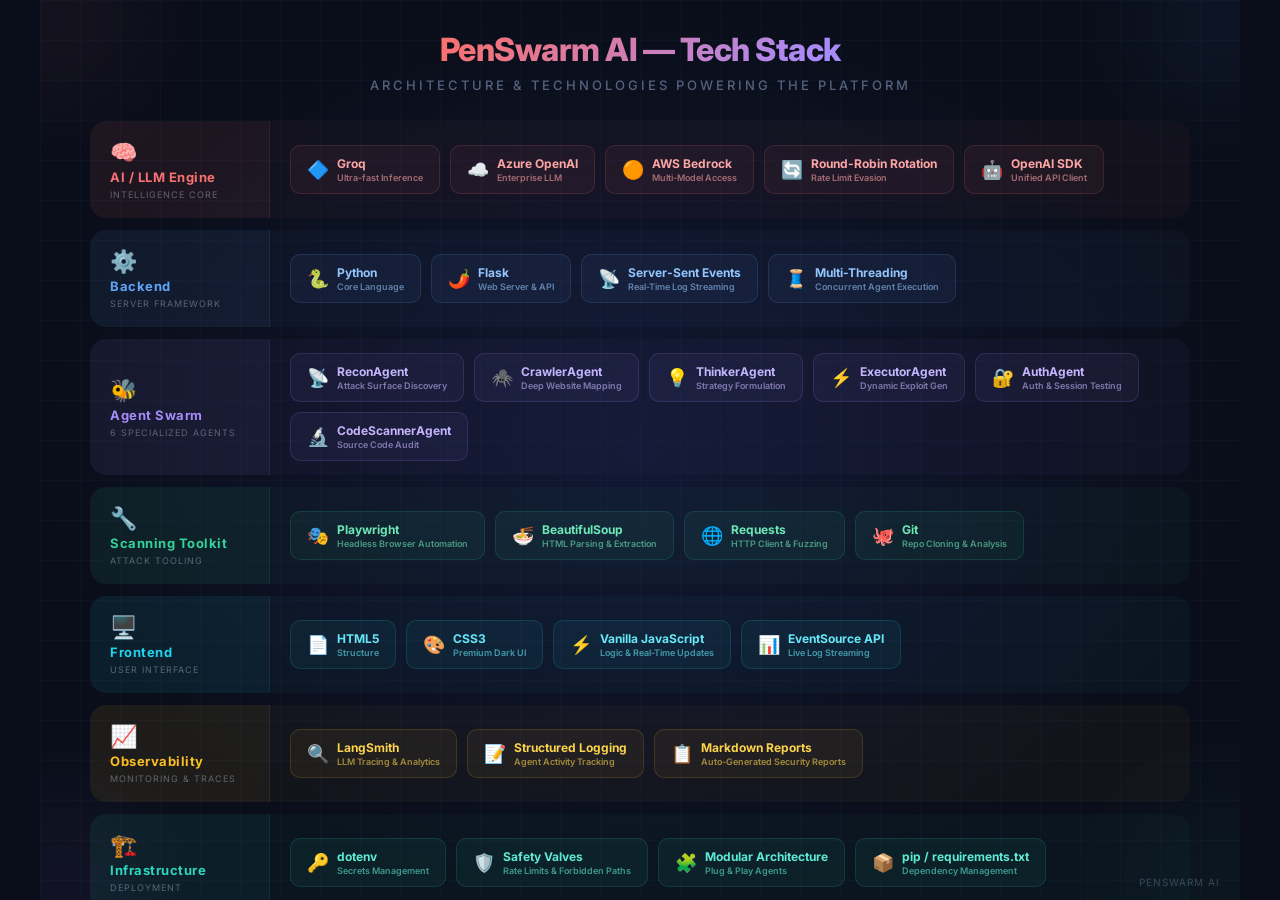
<file: techstack_infographic.html>
<!DOCTYPE html>
<html lang="en">

<head>
    <meta charset="UTF-8">
    <meta name="viewport" content="width=device-width, initial-scale=1.0">
    <title>PenSwarm — Tech Stack</title>
    <link href="https://fonts.googleapis.com/css2?family=Inter:wght@300;400;500;600;700;800;900&display=swap"
        rel="stylesheet">
    <style>
        * {
            margin: 0;
            padding: 0;
            box-sizing: border-box;
        }

        body {
            font-family: 'Inter', sans-serif;
            background: #0a0e1a;
            color: #e0e6f0;
            display: flex;
            align-items: center;
            justify-content: center;
            min-height: 100vh;
            overflow: hidden;
        }

        .infographic {
            width: 1200px;
            height: 900px;
            position: relative;
            background: radial-gradient(ellipse at center, #111832 0%, #0a0e1a 70%);
            overflow: hidden;
            padding: 30px 50px;
        }

        .infographic::before {
            content: '';
            position: absolute;
            inset: 0;
            background-image:
                linear-gradient(rgba(100, 140, 255, 0.03) 1px, transparent 1px),
                linear-gradient(90deg, rgba(100, 140, 255, 0.03) 1px, transparent 1px);
            background-size: 40px 40px;
            pointer-events: none;
        }

        .title-area {
            text-align: center;
            position: relative;
            z-index: 10;
            margin-bottom: 28px;
        }

        .title-area h1 {
            font-size: 32px;
            font-weight: 800;
            background: linear-gradient(135deg, #fbbf24, #f87171, #a78bfa, #60a5fa);
            -webkit-background-clip: text;
            -webkit-text-fill-color: transparent;
            letter-spacing: -0.5px;
        }

        .subtitle {
            margin-top: 8px;
            font-size: 13px;
            font-weight: 500;
            letter-spacing: 3px;
            text-transform: uppercase;
            color: rgba(160, 180, 220, 0.5);
        }

        /* Layered Architecture */
        .layers {
            position: relative;
            z-index: 10;
            display: flex;
            flex-direction: column;
            gap: 12px;
        }

        .layer {
            display: flex;
            align-items: stretch;
            gap: 0;
            border-radius: 16px;
            overflow: hidden;
            transition: transform 0.2s, box-shadow 0.2s;
        }

        .layer:hover {
            transform: translateY(-2px);
            box-shadow: 0 8px 30px rgba(0, 0, 0, 0.4);
        }

        .layer-label {
            width: 180px;
            min-width: 180px;
            padding: 18px 20px;
            display: flex;
            flex-direction: column;
            justify-content: center;
            gap: 4px;
            border-right: 1px solid rgba(255, 255, 255, 0.05);
        }

        .layer-label .icon {
            font-size: 22px;
        }

        .layer-label .name {
            font-size: 13px;
            font-weight: 700;
            letter-spacing: 0.5px;
        }

        .layer-label .desc {
            font-size: 9px;
            color: rgba(200, 210, 230, 0.4);
            text-transform: uppercase;
            letter-spacing: 1px;
        }

        .layer-items {
            flex: 1;
            padding: 14px 20px;
            display: flex;
            flex-wrap: wrap;
            gap: 10px;
            align-items: center;
        }

        .tech-chip {
            display: inline-flex;
            align-items: center;
            gap: 8px;
            padding: 10px 16px;
            border-radius: 10px;
            font-size: 12px;
            font-weight: 600;
            border: 1px solid;
            transition: transform 0.2s, box-shadow 0.2s;
        }

        .tech-chip:hover {
            transform: scale(1.05);
        }

        .tech-chip .chip-icon {
            font-size: 18px;
            min-width: 20px;
            text-align: center;
        }

        .tech-chip .chip-info {
            display: flex;
            flex-direction: column;
        }

        .tech-chip .chip-name {
            font-size: 12px;
            font-weight: 700;
        }

        .tech-chip .chip-role {
            font-size: 9px;
            opacity: 0.6;
            margin-top: 1px;
        }

        /* Layer 1: AI / LLM — Red/Orange */
        .layer-ai .layer-label {
            background: rgba(248, 113, 113, 0.08);
        }

        .layer-ai .layer-label .name {
            color: #f87171;
        }

        .layer-ai .layer-items {
            background: rgba(248, 113, 113, 0.03);
        }

        .layer-ai .tech-chip {
            background: rgba(248, 113, 113, 0.06);
            border-color: rgba(248, 113, 113, 0.15);
            color: #fca5a5;
        }

        /* Layer 2: Backend — Blue */
        .layer-backend .layer-label {
            background: rgba(96, 165, 250, 0.08);
        }

        .layer-backend .layer-label .name {
            color: #60a5fa;
        }

        .layer-backend .layer-items {
            background: rgba(96, 165, 250, 0.03);
        }

        .layer-backend .tech-chip {
            background: rgba(96, 165, 250, 0.06);
            border-color: rgba(96, 165, 250, 0.15);
            color: #93c5fd;
        }

        /* Layer 3: Agents — Purple */
        .layer-agents .layer-label {
            background: rgba(167, 139, 250, 0.08);
        }

        .layer-agents .layer-label .name {
            color: #a78bfa;
        }

        .layer-agents .layer-items {
            background: rgba(167, 139, 250, 0.03);
        }

        .layer-agents .tech-chip {
            background: rgba(167, 139, 250, 0.06);
            border-color: rgba(167, 139, 250, 0.15);
            color: #c4b5fd;
        }

        /* Layer 4: Browser & Tooling — Green */
        .layer-tools .layer-label {
            background: rgba(52, 211, 153, 0.08);
        }

        .layer-tools .layer-label .name {
            color: #34d399;
        }

        .layer-tools .layer-items {
            background: rgba(52, 211, 153, 0.03);
        }

        .layer-tools .tech-chip {
            background: rgba(52, 211, 153, 0.06);
            border-color: rgba(52, 211, 153, 0.15);
            color: #6ee7b7;
        }

        /* Layer 5: Frontend — Cyan */
        .layer-frontend .layer-label {
            background: rgba(34, 211, 238, 0.08);
        }

        .layer-frontend .layer-label .name {
            color: #22d3ee;
        }

        .layer-frontend .layer-items {
            background: rgba(34, 211, 238, 0.03);
        }

        .layer-frontend .tech-chip {
            background: rgba(34, 211, 238, 0.06);
            border-color: rgba(34, 211, 238, 0.15);
            color: #67e8f9;
        }

        /* Layer 6: Observability — Yellow */
        .layer-observe .layer-label {
            background: rgba(251, 191, 36, 0.08);
        }

        .layer-observe .layer-label .name {
            color: #fbbf24;
        }

        .layer-observe .layer-items {
            background: rgba(251, 191, 36, 0.03);
        }

        .layer-observe .tech-chip {
            background: rgba(251, 191, 36, 0.06);
            border-color: rgba(251, 191, 36, 0.15);
            color: #fcd34d;
        }

        /* Layer 7: Infrastructure — Teal */
        .layer-infra .layer-label {
            background: rgba(45, 212, 191, 0.08);
        }

        .layer-infra .layer-label .name {
            color: #2dd4bf;
        }

        .layer-infra .layer-items {
            background: rgba(45, 212, 191, 0.03);
        }

        .layer-infra .tech-chip {
            background: rgba(45, 212, 191, 0.06);
            border-color: rgba(45, 212, 191, 0.15);
            color: #5eead4;
        }

        /* Arrow connectors between layers */
        .layer-connector {
            display: flex;
            justify-content: center;
            position: relative;
            z-index: 10;
            height: 0;
        }

        .layer-connector::before {
            content: '';
            position: absolute;
            top: -4px;
            width: 2px;
            height: 20px;
            background: rgba(160, 180, 220, 0.1);
        }

        .brand {
            position: absolute;
            bottom: 12px;
            right: 20px;
            font-size: 10px;
            color: rgba(160, 180, 220, 0.3);
            letter-spacing: 1px;
            z-index: 10;
        }

        /* Decorative corner accents */
        .corner-accent {
            position: absolute;
            width: 100px;
            height: 100px;
            border-radius: 50%;
            filter: blur(60px);
            opacity: 0.15;
            z-index: 1;
        }

        .corner-accent.tl {
            top: -30px;
            left: -30px;
            background: #f87171;
        }

        .corner-accent.tr {
            top: -30px;
            right: -30px;
            background: #60a5fa;
        }

        .corner-accent.bl {
            bottom: -30px;
            left: -30px;
            background: #a78bfa;
        }

        .corner-accent.br {
            bottom: -30px;
            right: -30px;
            background: #34d399;
        }
    </style>
</head>

<body>

    <div class="infographic">
        <div class="corner-accent tl"></div>
        <div class="corner-accent tr"></div>
        <div class="corner-accent bl"></div>
        <div class="corner-accent br"></div>

        <!-- Title -->
        <div class="title-area">
            <h1>PenSwarm AI — Tech Stack</h1>
            <div class="subtitle">Architecture &amp; Technologies Powering the Platform</div>
        </div>

        <div class="layers">

            <!-- Layer 1: AI / LLM Engine -->
            <div class="layer layer-ai">
                <div class="layer-label">
                    <span class="icon">🧠</span>
                    <span class="name">AI / LLM Engine</span>
                    <span class="desc">Intelligence Core</span>
                </div>
                <div class="layer-items">
                    <div class="tech-chip">
                        <span class="chip-icon">🔷</span>
                        <div class="chip-info">
                            <span class="chip-name">Groq</span>
                            <span class="chip-role">Ultra-fast Inference</span>
                        </div>
                    </div>
                    <div class="tech-chip">
                        <span class="chip-icon">☁️</span>
                        <div class="chip-info">
                            <span class="chip-name">Azure OpenAI</span>
                            <span class="chip-role">Enterprise LLM</span>
                        </div>
                    </div>
                    <div class="tech-chip">
                        <span class="chip-icon">🟠</span>
                        <div class="chip-info">
                            <span class="chip-name">AWS Bedrock</span>
                            <span class="chip-role">Multi-Model Access</span>
                        </div>
                    </div>
                    <div class="tech-chip">
                        <span class="chip-icon">🔄</span>
                        <div class="chip-info">
                            <span class="chip-name">Round-Robin Rotation</span>
                            <span class="chip-role">Rate Limit Evasion</span>
                        </div>
                    </div>
                    <div class="tech-chip">
                        <span class="chip-icon">🤖</span>
                        <div class="chip-info">
                            <span class="chip-name">OpenAI SDK</span>
                            <span class="chip-role">Unified API Client</span>
                        </div>
                    </div>
                </div>
            </div>

            <!-- Layer 2: Backend Framework -->
            <div class="layer layer-backend">
                <div class="layer-label">
                    <span class="icon">⚙️</span>
                    <span class="name">Backend</span>
                    <span class="desc">Server Framework</span>
                </div>
                <div class="layer-items">
                    <div class="tech-chip">
                        <span class="chip-icon">🐍</span>
                        <div class="chip-info">
                            <span class="chip-name">Python</span>
                            <span class="chip-role">Core Language</span>
                        </div>
                    </div>
                    <div class="tech-chip">
                        <span class="chip-icon">🌶️</span>
                        <div class="chip-info">
                            <span class="chip-name">Flask</span>
                            <span class="chip-role">Web Server & API</span>
                        </div>
                    </div>
                    <div class="tech-chip">
                        <span class="chip-icon">📡</span>
                        <div class="chip-info">
                            <span class="chip-name">Server-Sent Events</span>
                            <span class="chip-role">Real-Time Log Streaming</span>
                        </div>
                    </div>
                    <div class="tech-chip">
                        <span class="chip-icon">🧵</span>
                        <div class="chip-info">
                            <span class="chip-name">Multi-Threading</span>
                            <span class="chip-role">Concurrent Agent Execution</span>
                        </div>
                    </div>
                </div>
            </div>

            <!-- Layer 3: AI Agent Swarm -->
            <div class="layer layer-agents">
                <div class="layer-label">
                    <span class="icon">🐝</span>
                    <span class="name">Agent Swarm</span>
                    <span class="desc">6 Specialized Agents</span>
                </div>
                <div class="layer-items">
                    <div class="tech-chip">
                        <span class="chip-icon">📡</span>
                        <div class="chip-info">
                            <span class="chip-name">ReconAgent</span>
                            <span class="chip-role">Attack Surface Discovery</span>
                        </div>
                    </div>
                    <div class="tech-chip">
                        <span class="chip-icon">🕷️</span>
                        <div class="chip-info">
                            <span class="chip-name">CrawlerAgent</span>
                            <span class="chip-role">Deep Website Mapping</span>
                        </div>
                    </div>
                    <div class="tech-chip">
                        <span class="chip-icon">💡</span>
                        <div class="chip-info">
                            <span class="chip-name">ThinkerAgent</span>
                            <span class="chip-role">Strategy Formulation</span>
                        </div>
                    </div>
                    <div class="tech-chip">
                        <span class="chip-icon">⚡</span>
                        <div class="chip-info">
                            <span class="chip-name">ExecutorAgent</span>
                            <span class="chip-role">Dynamic Exploit Gen</span>
                        </div>
                    </div>
                    <div class="tech-chip">
                        <span class="chip-icon">🔐</span>
                        <div class="chip-info">
                            <span class="chip-name">AuthAgent</span>
                            <span class="chip-role">Auth & Session Testing</span>
                        </div>
                    </div>
                    <div class="tech-chip">
                        <span class="chip-icon">🔬</span>
                        <div class="chip-info">
                            <span class="chip-name">CodeScannerAgent</span>
                            <span class="chip-role">Source Code Audit</span>
                        </div>
                    </div>
                </div>
            </div>

            <!-- Layer 4: Browser & Scanning Tools -->
            <div class="layer layer-tools">
                <div class="layer-label">
                    <span class="icon">🔧</span>
                    <span class="name">Scanning Toolkit</span>
                    <span class="desc">Attack Tooling</span>
                </div>
                <div class="layer-items">
                    <div class="tech-chip">
                        <span class="chip-icon">🎭</span>
                        <div class="chip-info">
                            <span class="chip-name">Playwright</span>
                            <span class="chip-role">Headless Browser Automation</span>
                        </div>
                    </div>
                    <div class="tech-chip">
                        <span class="chip-icon">🍜</span>
                        <div class="chip-info">
                            <span class="chip-name">BeautifulSoup</span>
                            <span class="chip-role">HTML Parsing & Extraction</span>
                        </div>
                    </div>
                    <div class="tech-chip">
                        <span class="chip-icon">🌐</span>
                        <div class="chip-info">
                            <span class="chip-name">Requests</span>
                            <span class="chip-role">HTTP Client & Fuzzing</span>
                        </div>
                    </div>
                    <div class="tech-chip">
                        <span class="chip-icon">🐙</span>
                        <div class="chip-info">
                            <span class="chip-name">Git</span>
                            <span class="chip-role">Repo Cloning & Analysis</span>
                        </div>
                    </div>
                </div>
            </div>

            <!-- Layer 5: Frontend -->
            <div class="layer layer-frontend">
                <div class="layer-label">
                    <span class="icon">🖥️</span>
                    <span class="name">Frontend</span>
                    <span class="desc">User Interface</span>
                </div>
                <div class="layer-items">
                    <div class="tech-chip">
                        <span class="chip-icon">📄</span>
                        <div class="chip-info">
                            <span class="chip-name">HTML5</span>
                            <span class="chip-role">Structure</span>
                        </div>
                    </div>
                    <div class="tech-chip">
                        <span class="chip-icon">🎨</span>
                        <div class="chip-info">
                            <span class="chip-name">CSS3</span>
                            <span class="chip-role">Premium Dark UI</span>
                        </div>
                    </div>
                    <div class="tech-chip">
                        <span class="chip-icon">⚡</span>
                        <div class="chip-info">
                            <span class="chip-name">Vanilla JavaScript</span>
                            <span class="chip-role">Logic & Real-Time Updates</span>
                        </div>
                    </div>
                    <div class="tech-chip">
                        <span class="chip-icon">📊</span>
                        <div class="chip-info">
                            <span class="chip-name">EventSource API</span>
                            <span class="chip-role">Live Log Streaming</span>
                        </div>
                    </div>
                </div>
            </div>

            <!-- Layer 6: Observability -->
            <div class="layer layer-observe">
                <div class="layer-label">
                    <span class="icon">📈</span>
                    <span class="name">Observability</span>
                    <span class="desc">Monitoring & Traces</span>
                </div>
                <div class="layer-items">
                    <div class="tech-chip">
                        <span class="chip-icon">🔍</span>
                        <div class="chip-info">
                            <span class="chip-name">LangSmith</span>
                            <span class="chip-role">LLM Tracing & Analytics</span>
                        </div>
                    </div>
                    <div class="tech-chip">
                        <span class="chip-icon">📝</span>
                        <div class="chip-info">
                            <span class="chip-name">Structured Logging</span>
                            <span class="chip-role">Agent Activity Tracking</span>
                        </div>
                    </div>
                    <div class="tech-chip">
                        <span class="chip-icon">📋</span>
                        <div class="chip-info">
                            <span class="chip-name">Markdown Reports</span>
                            <span class="chip-role">Auto-Generated Security Reports</span>
                        </div>
                    </div>
                </div>
            </div>

            <!-- Layer 7: Infrastructure -->
            <div class="layer layer-infra">
                <div class="layer-label">
                    <span class="icon">🏗️</span>
                    <span class="name">Infrastructure</span>
                    <span class="desc">Deployment</span>
                </div>
                <div class="layer-items">
                    <div class="tech-chip">
                        <span class="chip-icon">🔑</span>
                        <div class="chip-info">
                            <span class="chip-name">dotenv</span>
                            <span class="chip-role">Secrets Management</span>
                        </div>
                    </div>
                    <div class="tech-chip">
                        <span class="chip-icon">🛡️</span>
                        <div class="chip-info">
                            <span class="chip-name">Safety Valves</span>
                            <span class="chip-role">Rate Limits & Forbidden Paths</span>
                        </div>
                    </div>
                    <div class="tech-chip">
                        <span class="chip-icon">🧩</span>
                        <div class="chip-info">
                            <span class="chip-name">Modular Architecture</span>
                            <span class="chip-role">Plug & Play Agents</span>
                        </div>
                    </div>
                    <div class="tech-chip">
                        <span class="chip-icon">📦</span>
                        <div class="chip-info">
                            <span class="chip-name">pip / requirements.txt</span>
                            <span class="chip-role">Dependency Management</span>
                        </div>
                    </div>
                </div>
            </div>

        </div>

        <div class="brand">PENSWARM AI</div>
    </div>

</body>

</html>
</file>
<file: static/style.css>
/* ===== PenSwarm AI — Enterprise Dashboard ===== */

:root {
    --bg-base: #f7f8fa;
    --bg-sidebar: #0f1117;
    --bg-card: #ffffff;
    --bg-input: #f3f4f6;
    --bg-terminal: #1a1d2e;

    --border: #e5e7eb;
    --border-light: #f0f1f3;

    --primary: #4f46e5;
    --primary-hover: #4338ca;
    --primary-light: rgba(79, 70, 229, 0.08);
    --primary-text: #4f46e5;

    --danger: #ef4444;
    --danger-light: rgba(239, 68, 68, 0.08);
    --success: #22c55e;
    --success-light: rgba(34, 197, 94, 0.08);
    --warning: #f59e0b;
    --warning-light: rgba(245, 158, 11, 0.08);
    --orange: #f97316;
    --orange-light: rgba(249, 115, 22, 0.08);

    --text-primary: #111827;
    --text-secondary: #4b5563;
    --text-muted: #9ca3af;
    --text-light: #d1d5db;
    --text-sidebar: #9ca3af;
    --text-sidebar-active: #ffffff;

    --font-main: 'Inter', -apple-system, BlinkMacSystemFont, 'SF Pro Display', sans-serif;
    --font-mono: 'JetBrains Mono', 'Fira Code', 'SF Mono', monospace;

    --shadow-xs: 0 1px 2px rgba(0, 0, 0, 0.04);
    --shadow-sm: 0 1px 3px rgba(0, 0, 0, 0.06), 0 1px 2px rgba(0, 0, 0, 0.04);
    --shadow-md: 0 4px 6px -1px rgba(0, 0, 0, 0.06), 0 2px 4px rgba(0, 0, 0, 0.04);
    --shadow-lg: 0 10px 15px -3px rgba(0, 0, 0, 0.06), 0 4px 6px rgba(0, 0, 0, 0.04);

    --radius: 10px;
    --radius-sm: 6px;
    --radius-lg: 14px;
    --radius-full: 100px;

    --transition: all 0.2s ease;
}

* {
    box-sizing: border-box;
    margin: 0;
    padding: 0;
}

body {
    font-family: var(--font-main);
    background: var(--bg-base);
    color: var(--text-primary);
    min-height: 100vh;
    -webkit-font-smoothing: antialiased;
}

.code-font {
    font-family: var(--font-mono) !important;
}

.bg-orb {
    display: none;
}

/* ===== App Shell ===== */
.app-shell {
    display: flex;
    height: 100vh;
    overflow: hidden;
}

/* ===== Sidebar ===== */
.sidebar {
    width: 240px;
    background: var(--bg-sidebar);
    display: flex;
    flex-direction: column;
    justify-content: space-between;
    flex-shrink: 0;
    border-right: 1px solid rgba(255, 255, 255, 0.06);
}

.sidebar-top {
    padding: 24px 16px 16px;
}

.sidebar-brand {
    display: flex;
    align-items: center;
    gap: 10px;
    padding: 0 8px 24px;
}

.brand-icon {
    width: 36px;
    height: 36px;
    background: var(--primary);
    border-radius: 8px;
    display: flex;
    align-items: center;
    justify-content: center;
    color: white;
}

.brand-icon svg {
    width: 20px;
    height: 20px;
}

.brand-text {
    display: flex;
    align-items: center;
    gap: 6px;
}

.brand-name {
    font-size: 16px;
    font-weight: 700;
    color: #ffffff;
    letter-spacing: -0.3px;
}

.brand-badge {
    font-size: 10px;
    font-weight: 700;
    background: var(--primary);
    color: white;
    padding: 2px 6px;
    border-radius: 4px;
    letter-spacing: 0.5px;
}

.sidebar-section-label {
    font-size: 10px;
    font-weight: 600;
    text-transform: uppercase;
    letter-spacing: 1px;
    color: rgba(255, 255, 255, 0.3);
    padding: 16px 8px 8px;
}

.sidebar-nav {
    display: flex;
    flex-direction: column;
    gap: 2px;
}

.nav-item {
    display: flex;
    align-items: center;
    gap: 10px;
    padding: 10px 12px;
    background: transparent;
    border: none;
    border-radius: 8px;
    color: var(--text-sidebar);
    font-family: inherit;
    font-size: 13px;
    font-weight: 500;
    cursor: pointer;
    transition: var(--transition);
    text-align: left;
    width: 100%;
}

.nav-item .material-icons-outlined {
    font-size: 20px;
}

.nav-item:hover:not(:disabled) {
    background: rgba(255, 255, 255, 0.06);
    color: #ffffff;
}

.nav-item.active {
    background: rgba(79, 70, 229, 0.2);
    color: #ffffff;
}

.nav-item.active .material-icons-outlined {
    color: #a5b4fc;
}

.nav-item:disabled {
    opacity: 0.4;
    cursor: default;
}

.sidebar-bottom {
    padding: 16px;
}

.sidebar-status {
    display: flex;
    align-items: center;
    gap: 8px;
    padding: 10px 12px;
    border-radius: 8px;
    background: rgba(255, 255, 255, 0.04);
}

.status-dot {
    width: 8px;
    height: 8px;
    border-radius: 50%;
    background: var(--success);
}

.status-text {
    font-size: 12px;
    color: var(--text-sidebar);
    font-weight: 500;
}

.sidebar-status.scanning .status-dot {
    background: var(--primary);
    animation: pulse 1.5s infinite;
}

@keyframes pulse {
    0% {
        box-shadow: 0 0 0 0 rgba(79, 70, 229, 0.4);
    }

    70% {
        box-shadow: 0 0 0 6px rgba(79, 70, 229, 0);
    }

    100% {
        box-shadow: 0 0 0 0 rgba(79, 70, 229, 0);
    }
}

/* ===== Main Wrapper ===== */
.main-wrapper {
    flex: 1;
    overflow-y: auto;
    min-width: 0;
}

.main-content {
    display: flex;
    flex-direction: column;
    gap: 16px;
    padding: 24px 28px;
    height: 100vh;
}

/* ===== Config Bar ===== */
.config-bar {
    background: var(--bg-card);
    border-radius: var(--radius-lg);
    box-shadow: var(--shadow-sm);
    padding: 20px 24px;
    display: flex;
    flex-direction: column;
    gap: 14px;
}

.config-row {
    display: flex;
    align-items: flex-end;
    gap: 16px;
}

.config-input-group {
    flex: 1;
    display: flex;
    flex-direction: column;
    gap: 6px;
}

.config-label {
    font-size: 11px;
    font-weight: 600;
    text-transform: uppercase;
    letter-spacing: 0.5px;
    color: var(--text-muted);
}

.input-with-icon {
    position: relative;
    display: flex;
    align-items: center;
}

.input-icon-el {
    position: absolute;
    left: 12px;
    font-size: 18px;
    color: var(--text-muted);
}

.config-input {
    width: 100%;
    height: 40px;
    background: var(--bg-input);
    border: 1px solid var(--border);
    border-radius: 8px;
    padding: 0 12px 0 40px;
    font-family: inherit;
    font-size: 13px;
    color: var(--text-primary);
    transition: var(--transition);
}

.config-textarea {
    height: auto;
    padding: 10px 12px 10px 12px;
    resize: vertical;
    min-height: 60px;
    line-height: 1.5;
}

.config-input:focus {
    outline: none;
    border-color: var(--primary);
    box-shadow: 0 0 0 3px var(--primary-light);
}

.config-input::placeholder {
    color: var(--text-muted);
}

.config-actions {
    display: flex;
    gap: 8px;
    flex-shrink: 0;
}

/* Auth Details */
.auth-details {
    border-top: 1px solid var(--border-light);
    padding-top: 12px;
}

.auth-toggle {
    display: flex;
    align-items: center;
    gap: 6px;
    font-size: 12px;
    font-weight: 600;
    color: var(--text-secondary);
    cursor: pointer;
    padding: 4px 0;
    list-style: none;
}

.auth-toggle .material-icons-outlined {
    font-size: 16px;
    color: var(--text-muted);
}

.auth-toggle::-webkit-details-marker {
    display: none;
}

.toggle-chevron {
    margin-left: auto;
    transition: transform 0.2s;
}

.auth-details[open] .toggle-chevron {
    transform: rotate(180deg);
}

.auth-fields {
    display: grid;
    grid-template-columns: 1fr 1fr;
    gap: 12px;
    margin-top: 12px;
}

.auth-field {
    display: flex;
    flex-direction: column;
    gap: 6px;
}

/* Module Pills */
.modules-row {
    display: flex;
    align-items: center;
    gap: 10px;
    border-top: 1px solid var(--border-light);
    padding-top: 14px;
}

.modules-label {
    font-size: 11px;
    font-weight: 600;
    text-transform: uppercase;
    letter-spacing: 0.5px;
    color: var(--text-muted);
    white-space: nowrap;
}

.module-pills {
    display: flex;
    flex-wrap: wrap;
    gap: 6px;
}

.module-pill {
    display: inline-flex;
    align-items: center;
    padding: 5px 12px;
    font-size: 12px;
    font-weight: 500;
    border-radius: var(--radius-full);
    border: 1px solid var(--border);
    background: var(--bg-base);
    color: var(--text-secondary);
    cursor: pointer;
    transition: var(--transition);
    user-select: none;
}

.module-pill input {
    display: none;
}

.module-pill:hover {
    border-color: var(--primary);
    color: var(--primary);
}

.module-pill.active-pill,
.module-pill:has(input:checked) {
    background: var(--primary-light);
    border-color: var(--primary);
    color: var(--primary);
    font-weight: 600;
}

/* Source info row */
.source-info-row {
    display: flex;
    flex-direction: column;
    gap: 10px;
    border-top: 1px solid var(--border-light);
    padding-top: 14px;
}

.info-chip-group {
    display: flex;
    align-items: center;
    gap: 6px;
    flex-wrap: wrap;
}

.info-chip-label {
    font-size: 11px;
    font-weight: 600;
    text-transform: uppercase;
    letter-spacing: 0.5px;
    color: var(--text-muted);
    margin-right: 4px;
}

.info-chip {
    padding: 3px 10px;
    font-size: 11px;
    font-weight: 500;
    border-radius: var(--radius-full);
    background: var(--bg-input);
    border: 1px solid var(--border);
    color: var(--text-secondary);
}

.info-chip.lang {
    background: var(--primary-light);
    border-color: rgba(79, 70, 229, 0.15);
    color: var(--primary);
    font-weight: 600;
}

/* ===== Buttons ===== */
.btn {
    display: inline-flex;
    align-items: center;
    gap: 6px;
    padding: 0 20px;
    height: 40px;
    border-radius: 8px;
    font-family: inherit;
    font-weight: 600;
    font-size: 13px;
    cursor: pointer;
    border: none;
    transition: var(--transition);
    white-space: nowrap;
}

.btn .material-icons-outlined {
    font-size: 18px;
}

.btn-primary {
    background: var(--primary);
    color: white;
    box-shadow: 0 1px 3px rgba(79, 70, 229, 0.3);
}

.btn-primary:hover {
    background: var(--primary-hover);
    box-shadow: 0 4px 12px rgba(79, 70, 229, 0.3);
    transform: translateY(-1px);
}

.btn-primary:active {
    transform: translateY(0);
}

.btn-danger-outline {
    background: transparent;
    color: var(--danger);
    border: 1px solid var(--border);
}

.btn-danger-outline:hover:not(:disabled) {
    background: var(--danger-light);
    border-color: var(--danger);
}

.btn:disabled {
    opacity: 0.4;
    cursor: not-allowed;
}

/* Legacy button compatibility */
.btn-content {
    display: contents;
}

.glow-btn {
    background: var(--primary);
    color: white;
    box-shadow: 0 1px 3px rgba(79, 70, 229, 0.3);
    border-radius: 8px;
}

.glow-btn::before {
    display: none;
}

.glow-btn:hover {
    background: var(--primary-hover);
    transform: translateY(-1px);
    box-shadow: 0 4px 12px rgba(79, 70, 229, 0.3);
}

.glow-btn:active {
    transform: translateY(0);
}

.btn-danger {
    background: transparent;
    color: var(--danger);
    border: 1px solid var(--border);
}

.btn-danger:not(:disabled):hover {
    background: var(--danger-light);
    border-color: var(--danger);
    box-shadow: none;
}

.glass-button {
    background: transparent;
    border: 1px solid var(--border);
    border-radius: 8px;
}

/* ===== Stats Row ===== */
.stats-row {
    display: grid;
    grid-template-columns: repeat(4, 1fr);
    gap: 14px;
}

.stat-card {
    background: var(--bg-card);
    border-radius: var(--radius);
    box-shadow: var(--shadow-xs);
    padding: 18px 20px;
    border: 1px solid var(--border-light);
    transition: var(--transition);
}

.stat-card:hover {
    box-shadow: var(--shadow-sm);
}

.stat-card-header {
    display: flex;
    align-items: center;
    gap: 8px;
    margin-bottom: 10px;
}

.stat-icon {
    font-size: 18px;
    color: var(--text-muted);
}

.stat-card-title {
    font-size: 11px;
    font-weight: 600;
    text-transform: uppercase;
    letter-spacing: 0.3px;
    color: var(--text-muted);
}

.stat-card-value {
    font-size: 28px;
    font-weight: 800;
    letter-spacing: -1px;
    color: var(--text-primary);
    line-height: 1;
}

.stat-card-success .stat-icon {
    color: var(--success);
}

.stat-card-success .stat-card-value {
    color: var(--success);
}

.stat-card-success {
    border-left: 3px solid var(--success);
}

.stat-card-danger .stat-icon {
    color: var(--danger);
}

.stat-card-danger .stat-card-value {
    color: var(--danger);
}

.stat-card-danger {
    border-left: 3px solid var(--danger);
}

.stat-card-critical .stat-icon {
    color: var(--danger);
}

.stat-card-critical .stat-card-value {
    color: var(--danger);
}

.stat-card-critical {
    border-left: 3px solid var(--danger);
}

.stat-card-high .stat-icon {
    color: var(--orange);
}

.stat-card-high .stat-card-value {
    color: var(--orange);
}

.stat-card-high {
    border-left: 3px solid var(--orange);
}

.stat-card-medium .stat-icon {
    color: var(--warning);
}

.stat-card-medium .stat-card-value {
    color: var(--warning);
}

.stat-card-medium {
    border-left: 3px solid var(--warning);
}

/* Legacy stats compatibility */
.stats-grid {
    display: none;
}

.highlight-border {
    border: none;
}

.main-stat-value,
.main-stat-label {
    display: none;
}

/* ===== Progress Strip ===== */
.progress-strip {
    background: var(--bg-card);
    border-radius: var(--radius);
    box-shadow: var(--shadow-xs);
    padding: 16px 20px;
    display: flex;
    align-items: center;
    gap: 24px;
    border: 1px solid var(--border-light);
}

.progress-phases {
    display: flex;
    align-items: center;
    gap: 0;
    flex-shrink: 0;
}

.phase {
    display: flex;
    align-items: center;
    gap: 6px;
    color: var(--text-muted);
    transition: var(--transition);
}

.phase-dot {
    width: 26px;
    height: 26px;
    border-radius: 50%;
    background: var(--bg-input);
    border: 2px solid var(--border);
    display: flex;
    align-items: center;
    justify-content: center;
    font-weight: 700;
    font-size: 11px;
    color: var(--text-muted);
    transition: var(--transition);
}

/* Map old class to new */
.phase-icon {
    display: none;
}

.phase span {
    font-size: 11px;
    font-weight: 600;
    text-transform: uppercase;
    letter-spacing: 0.5px;
}

.phase-line {
    width: 24px;
    height: 2px;
    background: var(--border);
    margin: 0 4px;
}

/* Map old class */
.phase-connector {
    width: 24px;
    height: 2px;
    background: var(--border);
    margin: 0 4px;
    margin-top: 0;
}

.phase.active .phase-dot {
    border-color: var(--primary);
    background: var(--primary-light);
    color: var(--primary);
}

.phase.active span,
.phase.active {
    color: var(--primary);
}

.phase.complete .phase-dot {
    border-color: var(--success);
    background: var(--success);
    color: white;
}

.phase.complete~.phase-line,
.phase.complete~.phase-connector {
    background: var(--success);
}

.progress-bar-container {
    flex: 1;
}

.progress-info {
    display: flex;
    justify-content: space-between;
    margin-bottom: 6px;
}

.progress-label {
    font-size: 12px;
    color: var(--text-muted);
    font-weight: 500;
}

.progress-value,
.progress-percent {
    font-size: 13px;
    font-weight: 700;
    color: var(--primary);
    background: none;
    -webkit-text-fill-color: unset;
}

.progress-track,
.progress-bar-bg {
    height: 6px;
    background: var(--bg-input);
    border-radius: 3px;
    overflow: hidden;
}

.progress-fill,
.progress-bar-fill {
    height: 100%;
    width: 0%;
    background: var(--primary);
    border-radius: 3px;
    transition: width 0.3s ease;
}

.progress-bar-glow {
    display: none;
}

.progress-bar-fill.scanning {
    background: var(--warning);
}

/* Legacy wrapper compatibility */
.progress-container {
    display: none;
}

.progress-bar-wrapper {
    display: flex;
    flex-direction: column;
    gap: 6px;
}

.progress-meta {
    display: flex;
    justify-content: space-between;
}

/* ===== Content Bottom ===== */
.content-bottom {
    display: grid;
    grid-template-columns: 1fr 1.2fr;
    gap: 14px;
    flex: 1;
    min-height: 340px;
}

/* ===== Findings Panel ===== */
.findings-panel {
    background: var(--bg-card);
    border-radius: var(--radius);
    box-shadow: var(--shadow-xs);
    display: flex;
    flex-direction: column;
    overflow: hidden;
    border: 1px solid var(--border-light);
    min-height: 0;
}

.panel-title-bar {
    padding: 14px 20px;
    display: flex;
    justify-content: space-between;
    align-items: center;
    border-bottom: 1px solid var(--border-light);
}

.panel-title-bar h3 {
    font-size: 13px;
    font-weight: 700;
    text-transform: uppercase;
    letter-spacing: 0.5px;
    color: var(--text-primary);
}

.pulse-indicator {
    width: 6px;
    height: 6px;
    background: var(--text-light);
    border-radius: 50%;
}

.findings-body {
    flex: 1;
    overflow-y: auto;
    padding: 12px;
    display: flex;
    flex-direction: column;
    gap: 8px;
}

.finding-empty {
    display: flex;
    flex-direction: column;
    align-items: center;
    justify-content: center;
    height: 100%;
    color: var(--text-muted);
    gap: 8px;
    font-size: 13px;
}

.empty-icon-el {
    font-size: 40px;
    color: var(--text-light);
}

.empty-icon {
    font-size: 32px;
    color: var(--text-light);
    background: none;
    border: none;
    width: auto;
    height: auto;
}

/* Finding Items */
.finding-item {
    display: flex;
    align-items: center;
    padding: 12px 14px;
    background: var(--bg-base);
    border: 1px solid var(--border-light);
    border-left: 3px solid transparent;
    border-radius: var(--radius-sm);
    gap: 12px;
    transition: var(--transition);
}

.finding-item:hover {
    border-color: var(--border);
}

.finding-icon {
    width: 34px;
    height: 34px;
    border-radius: 8px;
    background: var(--bg-input);
    display: flex;
    align-items: center;
    justify-content: center;
    font-size: 15px;
}

.finding-info {
    flex: 1;
    display: flex;
    flex-direction: column;
    gap: 2px;
}

.finding-title {
    font-weight: 600;
    font-size: 13px;
    color: var(--text-primary);
    word-break: break-all;
}

.finding-category {
    font-size: 10px;
    font-weight: 700;
    letter-spacing: 0.5px;
    text-transform: uppercase;
}

.finding-confidence {
    font-weight: 800;
    font-size: 14px;
    font-family: var(--font-mono);
}

.finding-item.critical {
    border-left-color: var(--danger);
    background: var(--danger-light);
}

.finding-item.high {
    border-left-color: var(--orange);
}

.finding-item.verified {
    border-color: var(--success);
    border-left-color: var(--success);
    background: var(--success-light) !important;
}

.finding-item.rejected {
    border-color: var(--border);
    border-left-color: var(--border);
    opacity: 0.5;
}

.finding-item.queued {
    border-left-color: var(--warning);
    background: var(--warning-light);
}

/* ===== Terminal Panel ===== */
.terminal-panel {
    background: var(--bg-terminal);
    border-radius: var(--radius);
    display: flex;
    flex-direction: column;
    overflow: hidden;
    box-shadow: var(--shadow-sm);
    min-height: 0;
}

/* Legacy wrapper */
.terminal-wrapper {
    background: var(--bg-terminal);
    border-radius: var(--radius);
    display: flex;
    flex-direction: column;
    overflow: hidden;
    flex: 1;
}

.findings-wrapper {
    background: var(--bg-card);
    border-radius: var(--radius);
    display: flex;
    flex-direction: column;
    overflow: hidden;
    flex: 1;
    border: 1px solid var(--border-light);
}

.findings-header {
    padding: 14px 20px;
    display: flex;
    justify-content: space-between;
    align-items: center;
    border-bottom: 1px solid var(--border-light);
    background: transparent;
}

.findings-header h3 {
    font-size: 13px;
    font-weight: 700;
    text-transform: uppercase;
    letter-spacing: 0.5px;
    color: var(--text-primary);
}

.terminal-header {
    padding: 10px 16px;
    display: flex;
    align-items: center;
    background: rgba(255, 255, 255, 0.04);
    border-bottom: 1px solid rgba(255, 255, 255, 0.06);
}

.terminal-dots {
    display: flex;
    gap: 6px;
    margin-right: 12px;
}

.terminal-dots span {
    width: 10px;
    height: 10px;
    border-radius: 50%;
}

.terminal-dots span:nth-child(1) {
    background: #ff5f56;
}

.terminal-dots span:nth-child(2) {
    background: #ffbd2e;
}

.terminal-dots span:nth-child(3) {
    background: #27c93f;
}

.terminal-title {
    font-size: 11px;
    color: rgba(255, 255, 255, 0.5);
    font-weight: 600;
    letter-spacing: 0.5px;
    text-transform: uppercase;
    flex: 1;
}

.icon-btn {
    background: transparent;
    border: none;
    color: rgba(255, 255, 255, 0.3);
    cursor: pointer;
    padding: 4px;
    border-radius: 4px;
    display: flex;
    transition: var(--transition);
}

.icon-btn:hover {
    color: rgba(255, 255, 255, 0.7);
    background: rgba(255, 255, 255, 0.06);
}

.terminal-body {
    flex: 1;
    padding: 14px 16px;
    overflow-y: auto;
    font-size: 12px;
    line-height: 1.7;
    display: flex;
    flex-direction: column;
    gap: 2px;
    color: rgba(255, 255, 255, 0.7);
}

/* ===== Scrollbar ===== */
.custom-scrollbar::-webkit-scrollbar,
.terminal-body::-webkit-scrollbar,
.findings-body::-webkit-scrollbar {
    width: 8px;
}

.custom-scrollbar::-webkit-scrollbar-track,
.terminal-body::-webkit-scrollbar-track {
    background: rgba(255, 255, 255, 0.08);
    border-radius: 4px;
}

.findings-body::-webkit-scrollbar-track {
    background: #f3f4f6;
    border-radius: 4px;
}

.terminal-body::-webkit-scrollbar-thumb {
    background: rgba(255, 255, 255, 0.45);
    border-radius: 4px;
}

.terminal-body::-webkit-scrollbar-thumb:hover {
    background: rgba(255, 255, 255, 0.6);
}

.findings-body::-webkit-scrollbar-thumb,
.custom-scrollbar::-webkit-scrollbar-thumb {
    background: #c1c5cc;
    border-radius: 4px;
}

.custom-scrollbar::-webkit-scrollbar-thumb:hover,
.findings-body::-webkit-scrollbar-thumb:hover {
    background: #9ca3af;
}

/* Force scrollbar always visible */
.terminal-body,
.findings-body {
    overflow-y: scroll;
}

/* ===== Log Entries ===== */
.log-entry {
    display: flex;
    gap: 8px;
    word-break: break-word;
}

.log-time {
    color: rgba(255, 255, 255, 0.25);
    flex-shrink: 0;
}

.log-badge {
    font-weight: 700;
    flex-shrink: 0;
    width: 50px;
}

.log-msg {
    color: rgba(255, 255, 255, 0.6);
}

.log-system .badge-sys {
    color: rgba(255, 255, 255, 0.3);
}

.log-system .log-msg {
    color: rgba(255, 255, 255, 0.35);
    font-style: italic;
}

.log-info .log-badge {
    color: #60a5fa;
}

.log-info .log-msg {
    color: rgba(255, 255, 255, 0.8);
}

.log-success .log-badge {
    color: #34d399;
}

.log-success .log-msg {
    color: #34d399;
}

.log-warning .log-badge {
    color: #fbbf24;
}

.log-warning .log-msg {
    color: #fbbf24;
}

.log-error .log-badge {
    color: #f87171;
}

.log-error .log-msg {
    color: #fca5a5;
}

/* ===== Code Finding Cards ===== */
.code-finding-card {
    background: var(--bg-base);
    border: 1px solid var(--border-light);
    border-left: 3px solid;
    border-radius: var(--radius-sm);
    padding: 14px 16px;
    box-shadow: none;
    transition: var(--transition);
    cursor: pointer;
}

.code-finding-card:hover {
    background: var(--bg-input);
}

.code-finding-card.severity-critical {
    border-left-color: var(--danger);
}

.code-finding-card.severity-high {
    border-left-color: var(--orange);
}

.code-finding-card.severity-medium {
    border-left-color: var(--warning);
}

.code-finding-card.severity-low {
    border-left-color: #3b82f6;
}

.code-finding-header {
    display: flex;
    align-items: center;
    gap: 8px;
    margin-bottom: 8px;
}

.code-finding-severity {
    padding: 2px 8px;
    border-radius: var(--radius-full);
    font-size: 10px;
    font-weight: 700;
    letter-spacing: 0.5px;
    text-transform: uppercase;
}

.code-finding-severity.critical {
    background: var(--danger-light);
    color: var(--danger);
}

.code-finding-severity.high {
    background: var(--orange-light);
    color: var(--orange);
}

.code-finding-severity.medium {
    background: var(--warning-light);
    color: #b45309;
}

.code-finding-severity.low {
    background: rgba(59, 130, 246, 0.08);
    color: #2563eb;
}

.code-finding-type {
    font-size: 13px;
    font-weight: 700;
    color: var(--text-primary);
}

.code-finding-file {
    font-size: 11px;
    color: var(--text-muted);
    font-family: var(--font-mono);
    margin-left: auto;
}

.code-finding-desc {
    font-size: 12px;
    color: var(--text-secondary);
    line-height: 1.5;
    margin-bottom: 10px;
}

.code-finding-snippet {
    background: var(--bg-terminal);
    border-radius: var(--radius-sm);
    padding: 12px;
    font-family: var(--font-mono);
    font-size: 11px;
    line-height: 1.5;
    color: rgba(255, 255, 255, 0.8);
    overflow-x: auto;
    margin-bottom: 10px;
    border: none;
    white-space: pre-wrap;
    display: none;
}

.code-finding-card.expanded .code-finding-snippet {
    display: block;
}

.code-finding-fix {
    background: var(--success-light);
    border: 1px solid rgba(34, 197, 94, 0.15);
    border-radius: var(--radius-sm);
    padding: 8px 12px;
    font-size: 11px;
    color: #16a34a;
    display: none;
}

.code-finding-card.expanded .code-finding-fix {
    display: block;
}

.code-finding-expand {
    font-size: 11px;
    color: var(--primary);
    cursor: pointer;
    display: inline-flex;
    align-items: center;
    gap: 4px;
    opacity: 0.8;
    font-weight: 500;
}

.code-finding-expand:hover {
    opacity: 1;
}

/* ===== Language Badges ===== */
.lang-badge {
    padding: 3px 10px;
    background: var(--primary-light);
    border: 1px solid rgba(79, 70, 229, 0.12);
    border-radius: var(--radius-full);
    font-size: 11px;
    font-weight: 600;
    color: var(--primary);
}

/* ===== Responsive ===== */
@media (max-width: 1200px) {
    .sidebar {
        width: 200px;
    }

    .stats-row {
        grid-template-columns: repeat(2, 1fr);
    }

    .content-bottom {
        grid-template-columns: 1fr;
    }
}

@media (max-width: 900px) {
    .sidebar {
        display: none;
    }

    .config-row {
        flex-direction: column;
        align-items: stretch;
    }

    .auth-fields {
        grid-template-columns: 1fr;
    }

    .stats-row {
        grid-template-columns: 1fr 1fr;
    }
}

/* ===== Animations ===== */
@keyframes slideInLeft {
    from {
        transform: translateX(-20px);
        opacity: 0;
    }

    to {
        transform: translateX(0);
        opacity: 1;
    }
}

@keyframes slideInBottom {
    from {
        transform: translateY(20px);
        opacity: 0;
    }

    to {
        transform: translateY(0);
        opacity: 1;
    }
}

.slide-in-left {
    animation: slideInLeft 0.4s ease forwards;
}

.slide-in-bottom {
    animation: slideInBottom 0.4s ease forwards;
    animation-delay: 0.1s;
    opacity: 0;
}

/* Legacy class compat */
.gradient-text {
    color: var(--text-primary);
    background: none;
    -webkit-text-fill-color: unset;
    background-clip: unset;
    font-weight: 700;
}

.glow-icon {
    background: var(--primary-light);
    color: var(--primary);
    border: none;
    box-shadow: none;
    padding: 8px;
    border-radius: 8px;
    display: flex;
}

.highlight-success .stat-value {
    color: var(--success);
}

.highlight-muted .stat-value {
    color: var(--danger);
}

.glow-blue {
    color: #3b82f6;
    text-shadow: none;
}

.glow-green {
    color: var(--success);
    text-shadow: none;
}

.glow-orange {
    color: var(--warning);
    text-shadow: none;
}

.pulse-hover:hover {
    animation: none;
}

.modern-header {
    border-bottom: none;
}

/* Tab switcher (legacy compat — hidden, using sidebar now) */
.tab-switcher {
    display: none;
}

/* Legacy panel/config compat */
.panel {
    display: flex;
    flex-direction: column;
}

.config-panel {
    display: none;
}

.execution-panel {
    flex: 1;
    display: flex;
    flex-direction: column;
    gap: 14px;
}

.execution-top {
    display: none;
}

.execution-bottom {
    display: grid;
    grid-template-columns: 1fr 1.2fr;
    gap: 14px;
    flex: 1;
    min-height: 300px;
}

/* Legacy header compat */
.header {
    display: none;
}

.panel-header h2 {
    font-size: 16px;
    font-weight: 700;
    margin-bottom: 8px;
}

.header-line {
    height: 2px;
    background: linear-gradient(90deg, var(--primary), transparent 50%);
    opacity: 0.2;
}
</file>
